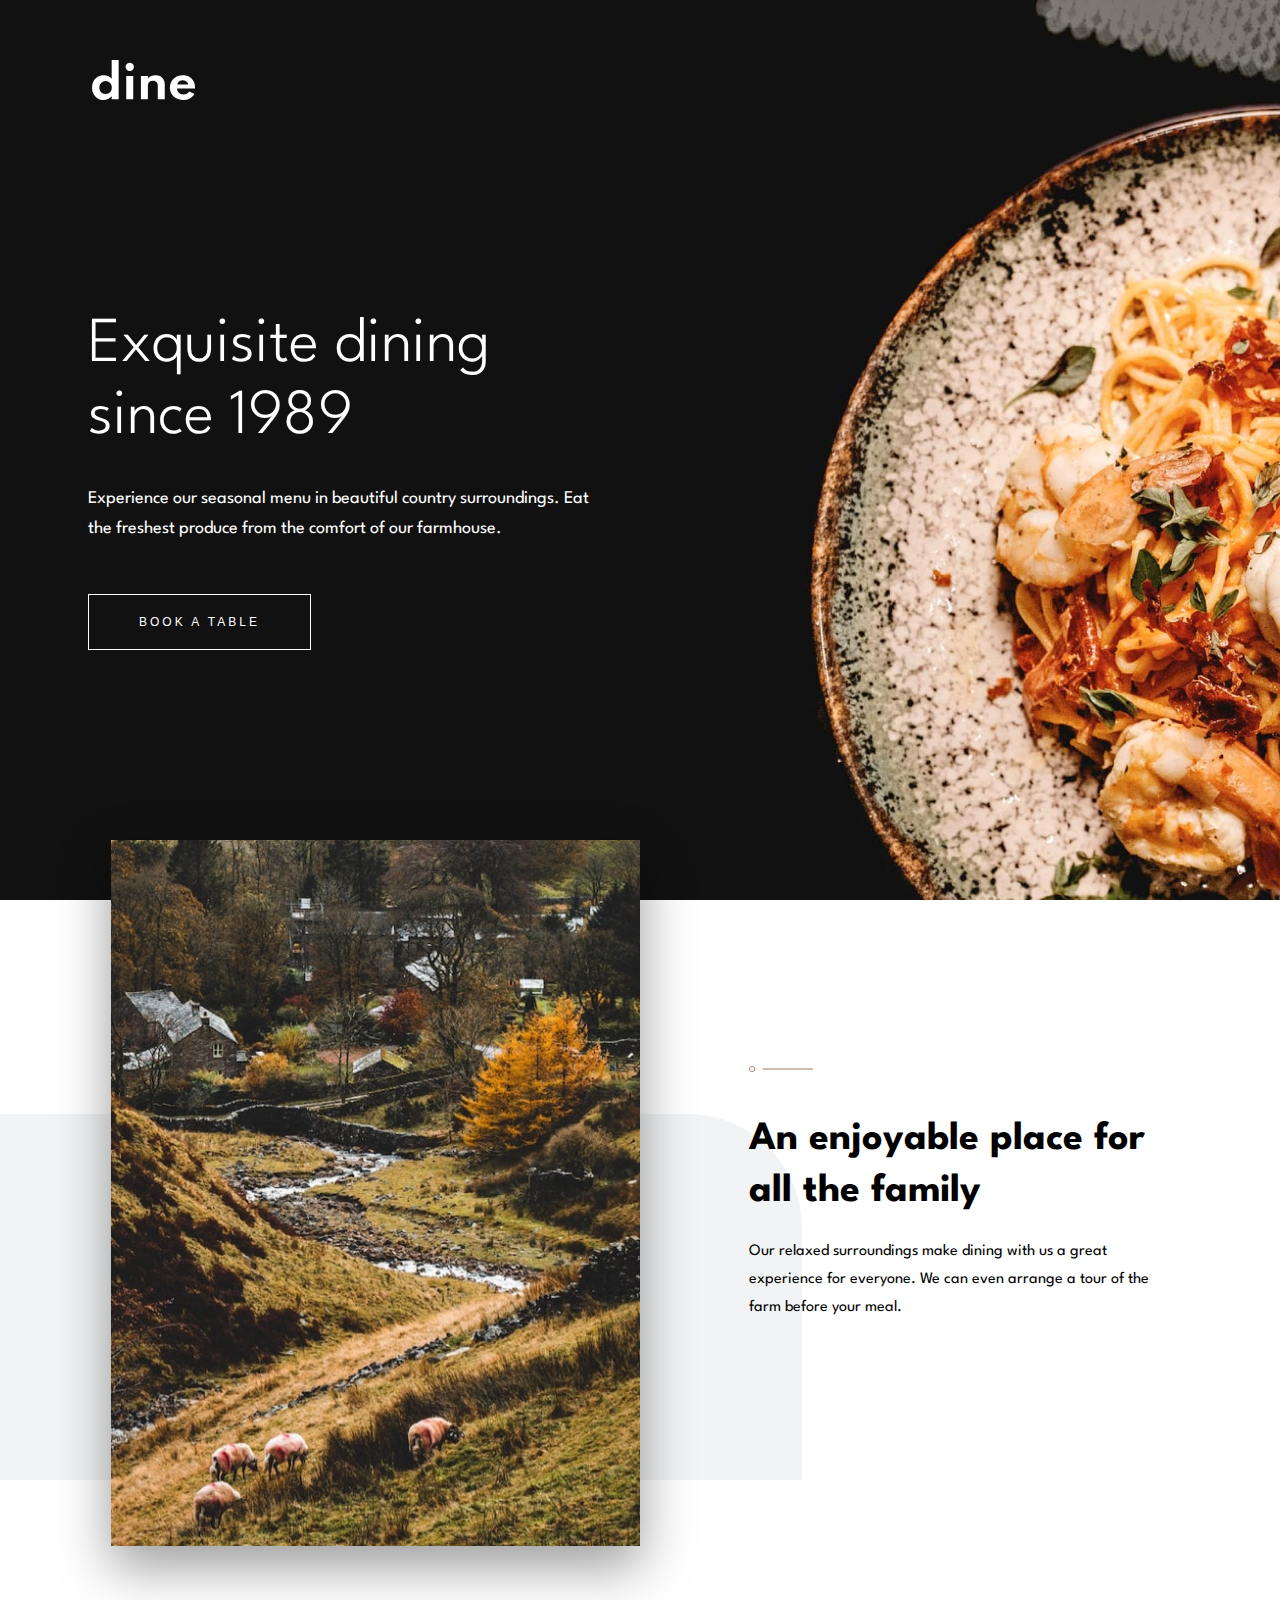
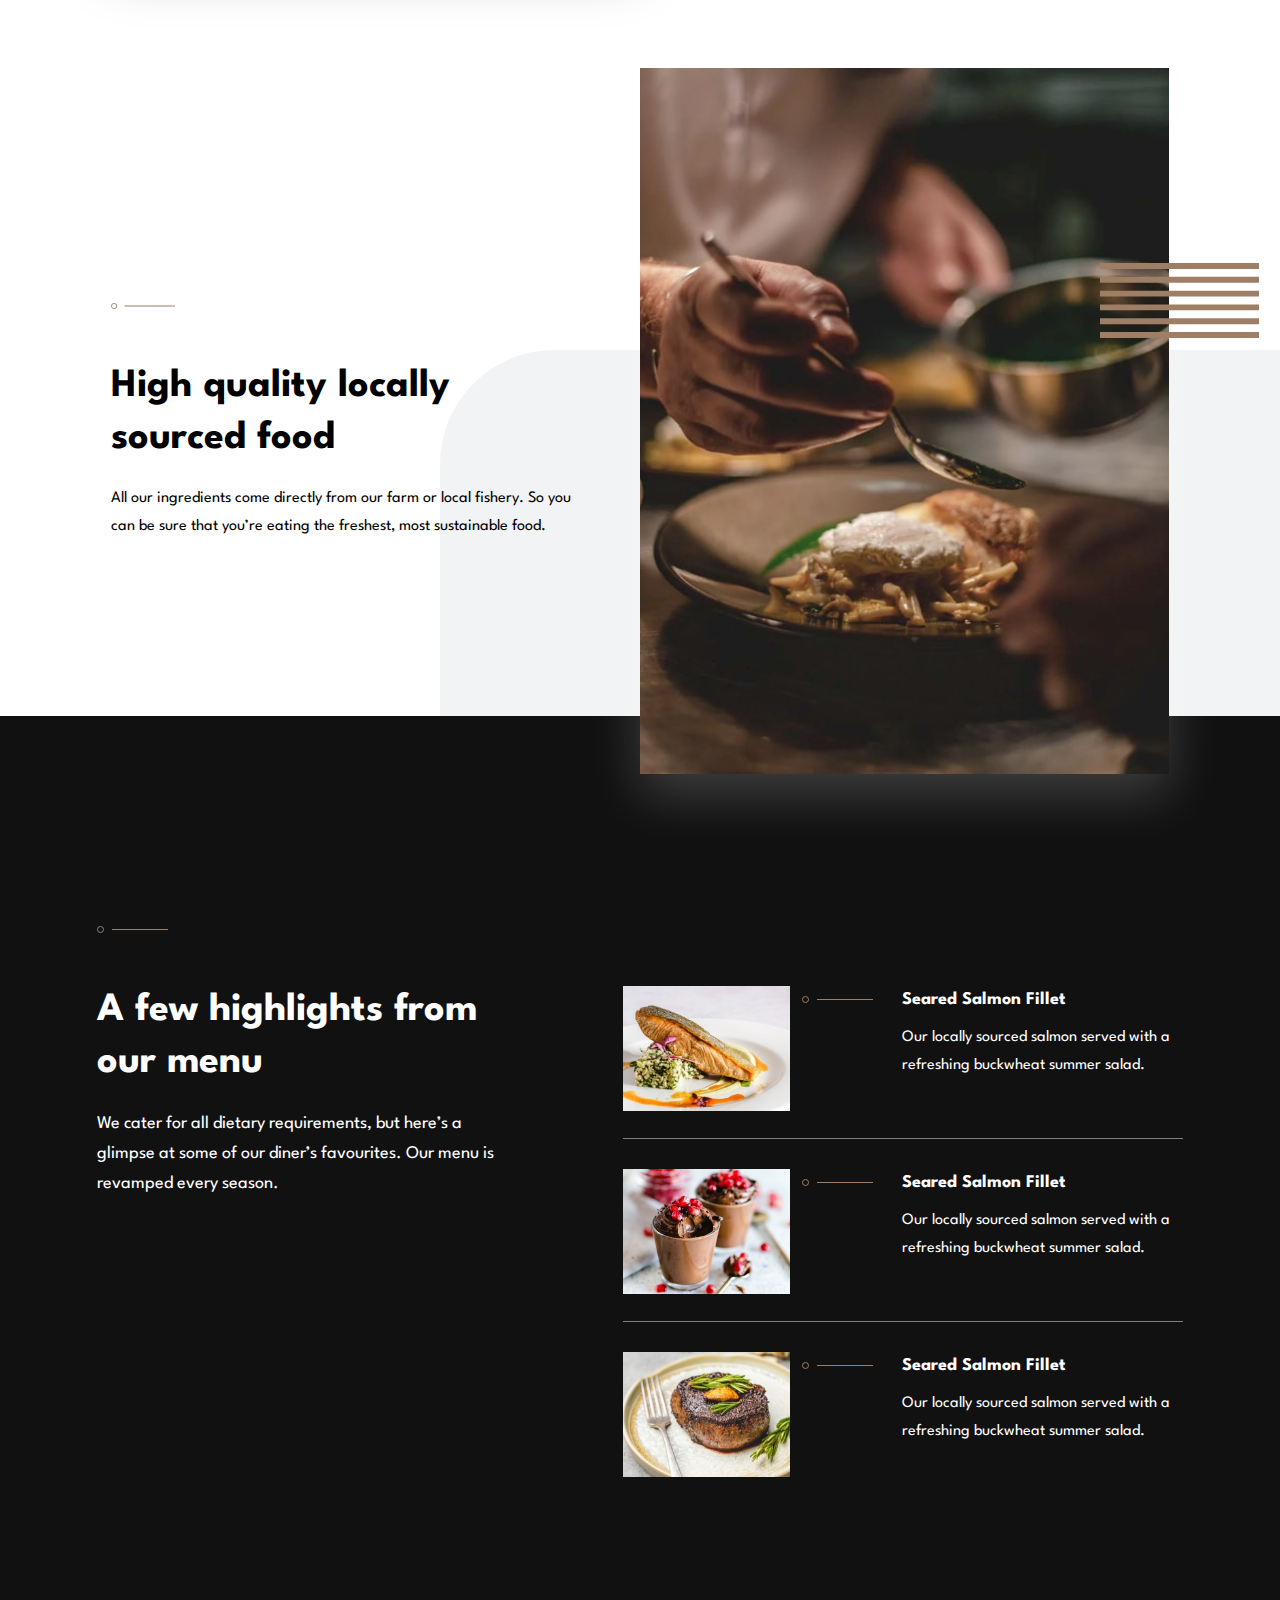
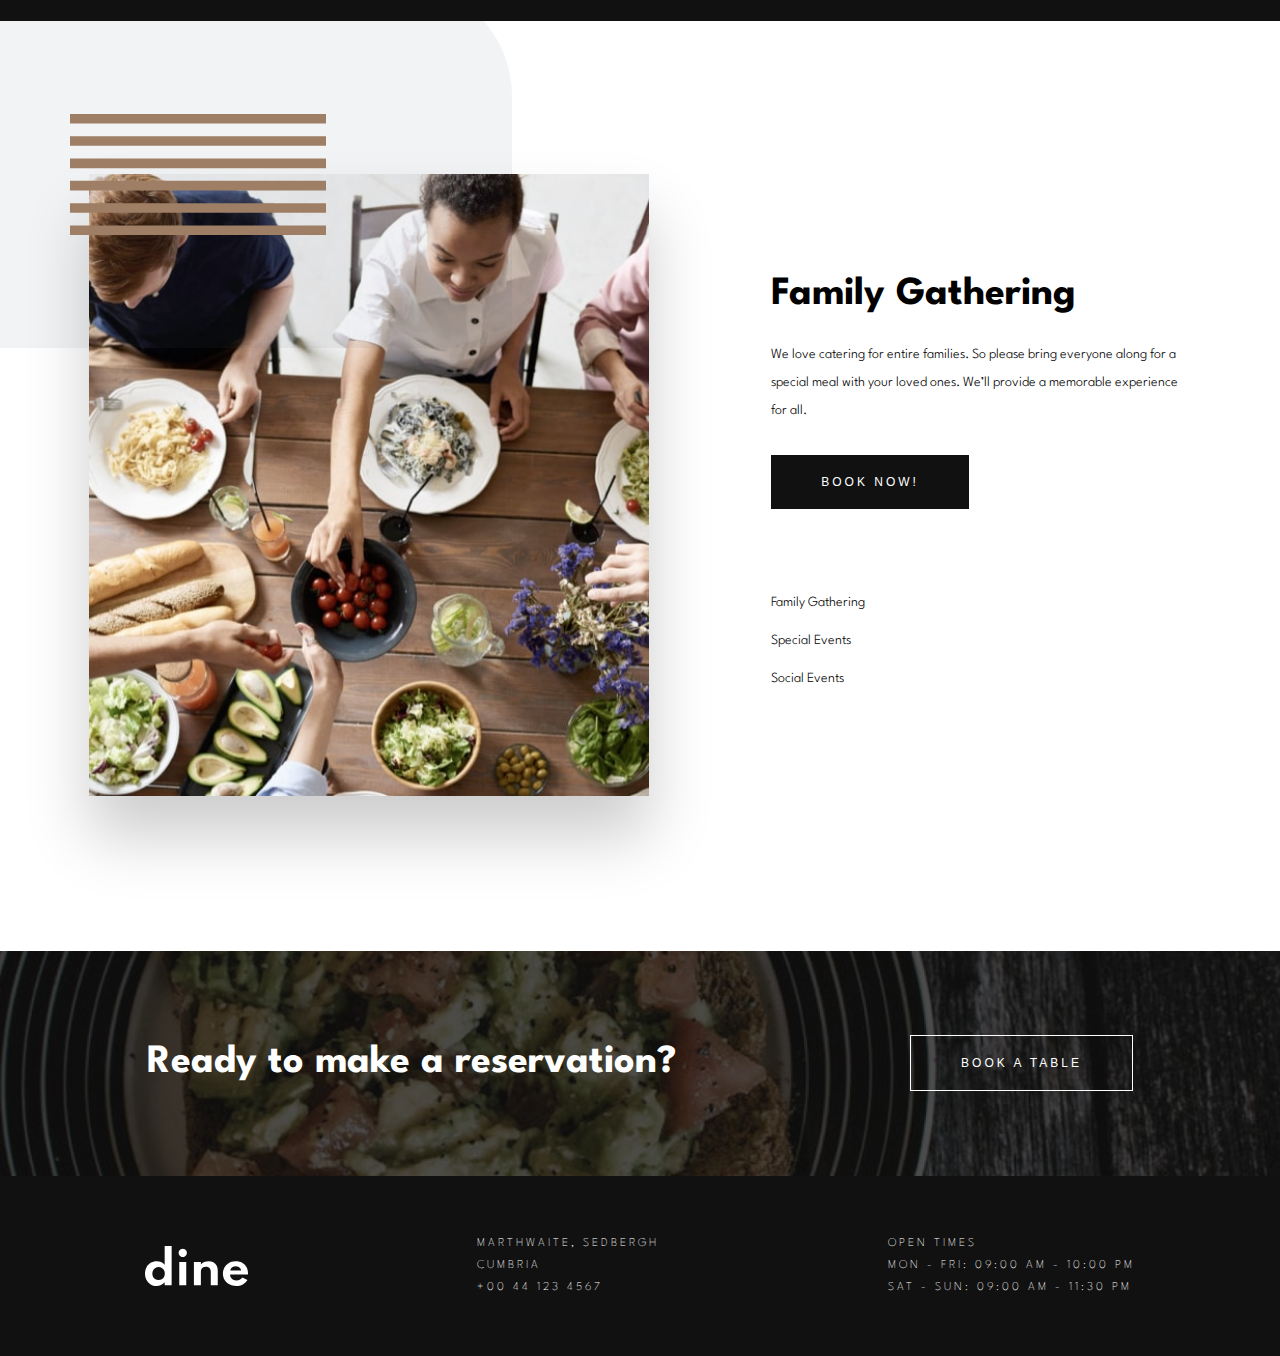
<file: Dine/index.html>
<!DOCTYPE html>
<html lang="en">
<head>
  <meta charset="UTF-8">
  <meta name="viewport" content="width=device-width, initial-scale=1.0">
  <link rel='stylesheet' href="css/style.css">
  <link href="https://fonts.googleapis.com/css2?family=Spartan:wght@300;400;600;700&display=swap" rel="stylesheet"> 

  <link rel="icon" type="image/png" sizes="32x32" href="./images/favicon-32x32.png">
  
  <title>Frontend Mentor | Dine Website Challenge</title>
</head>
<body>

 <div class="container">
<!-- Container start -->

<!-- Heading -->
  <div class="heading">
    <img src="images/logo.svg" alt="" class="heading__logo">
    <div class="heading__textbox">
      <h1 class="heading__textbox--h1 heading-1">Exquisite dining since 1989</h2>
      <p class="heading__textbox--text body-font1">  Experience our seasonal menu in beautiful country surroundings. Eat the freshest produce from the comfort of our farmhouse.</p>
      <button class="heading__textbox--btn btn btn--light">Book a table</button>
    </div>
  </div>



<!-- Enjoy -->
  <div class="enjoy">
    <img src="images/patterns/pattern-curve-top-right.svg" alt="" class="enjoy__bg">
    <img src="images/homepage/enjoyable-place-desktop.jpg" alt="" class="enjoy__image" id="enjoy-img">
  </div>

  <div class="enjoy__textbox">
    <img src="images/patterns/pattern-divide.svg" alt="" class="enjoy__line">
    <h2 class="enjoy__textbox--h2 heading-2"> An enjoyable place for all the family</h2>
    <p class="enjoy__textbox--p body-font2">  Our relaxed surroundings make dining with us a great experience for everyone. We can even arrange a tour of the farm before your meal.</p>
  </div>


<!-- Local -->
  <div class="local">
    <img src="images/homepage/locally-sourced-desktop.jpg" alt="" class="local__image" id="local-img">
    <img src="images/patterns/pattern-curve-top-left.svg" alt="" class="local__bg">
    <img src="images/patterns/pattern-lines.svg" alt="" class="local__bars">
  </div>

    <div class="local__textbox">
      <img src="images/patterns/pattern-divide.svg" alt="" class="local__line">
      <h2 class="local__textbox--h2 heading-2">High quality locally sourced food</h2>
      <p class="local__textbox--p body-font2">  All our ingredients come directly from our farm or local fishery. So you can be sure that you’re 
        eating the freshest, most sustainable food.</p>
    </div>

  
<!-- Highlights -->
  <div class="highlights">
    <div class="highlights__textbox">
      <img src="images/patterns/pattern-divide.svg" alt="" class="highlights__line">
      <h2 class="highlights__textbox--h2 heading-2">A few highlights from our menu</h2>
      <p class="highlights__textbox--p body-font1">We cater for all dietary requirements, but here’s a glimpse at some of our diner’s favourites. Our menu is revamped every season.</p>
    </div>

    <div class="highlights__list">
      <div class="highlights__list--itembox">
        <img src="images/homepage/salmon-desktop-tablet@2x.jpg" alt="" class="highlights__list--itembox--img">
        <div class="highlights__list--textbox">
          <img src="images/patterns/pattern-divide.svg" alt="" class="highlights__list--textbox--line">
          <p class="highlights__list--textbox--sub heading-3L">Seared Salmon Fillet</p>
          <p class="highlights__list--textbox--text body-font2">Our locally sourced salmon served with a refreshing buckwheat summer salad.</p>
        </div>
      </div>
     <hr class="highlights__hr">
      <div class="highlights__list--itembox">
        <img src="images/homepage/chocolate-mobile@2x.jpg" alt="" class="highlights__list--itembox--img">
        <div class="highlights__list--textbox">
          <img src="images/patterns/pattern-divide.svg" alt="" class="highlights__list--textbox--line">
          <p class="highlights__list--textbox--sub heading-3L">Seared Salmon Fillet</p>
          <p class="highlights__list--textbox--text body-font2">Our locally sourced salmon served with a refreshing buckwheat summer salad.</p>
        </div>
      </div>
      <hr class="highlights__hr">
      <div class="highlights__list--itembox highlights__list--itembox--marginbot">
        <img src="images/homepage/beef-desktop-tablet@2x.jpg" alt="" class="highlights__list--itembox--img">
        <div class="highlights__list--textbox">
          <img src="images/patterns/pattern-divide.svg" alt="" class="highlights__list--textbox--line">
          <p class="highlights__list--textbox--sub heading-3L">Seared Salmon Fillet</p>
          <p class="highlights__list--textbox--text body-font2">Our locally sourced salmon served with a refreshing buckwheat summer salad.</p>
        </div>
      </div>
    </div>
    <div class="blank"> &nbsp;</div>
  </div>


  <!-- Family -->
  <div class="family">
    <img src="images/patterns/pattern-curve-top-right.svg" alt="" class="family__bg">
    <img src="images/patterns/pattern-lines.svg" alt="" class="family__bars">

    <div class="family__image">
      <img src="images/homepage/family-gathering-desktop@2x.jpg" alt="" class="family__image--img" id="familyImage">
    </div>



    <div class="family__textbox">

      <div class="family__textbox--buttons2">
        <h3 class="heading-3S family__textbox--buttons2--button2" id="familyG">Family Gathering</h3>
        <h3 class="heading-3S family__textbox--buttons2--button2" id="socialG">Special Events</h3>
        <h3 class="heading-3S family__textbox--buttons2--button2" id="socialE">Social Events</h3>
      </div>

      <div class="family__textbox--top">
        <h2 class="family__textbox--top--h2 heading-2" id="family-gathering"> Family Gathering</h2>
        <p class="family__textbox--top--p heading-3S" id="family-text">   We love catering for entire families. So please bring everyone along for a special meal with your loved ones. We’ll provide a memorable experience for all.</p>
        <button class="family__textbox--top--btn btn btn--dark">Book now!</button>
      </div>

      <div class="family__textbox--buttons">
        <h3 class="heading-3S family__textbox--buttons--button" id="familyG">Family Gathering</h3>
        <h3 class="heading-3S family__textbox--buttons--button" id="socialG">Special Events</h3>
        <h3 class="heading-3S family__textbox--buttons--button" id="socialE">Social Events</h3>
      </div>

    </div>
  </div>


  <!-- Reservation -->
  <div class="reservation">
    <h2 class="heading-2 reservation__h2">Ready to make a reservation?</h2>
    <button class="btn btn--light reservation__btn">Book a table</button>
  </div>


  <!-- Footer -->
  <div class="footer">
    <img src="images/logo.svg" alt="" class="footer__logo">
    <p class="footer__ad body-font2">Marthwaite, Sedbergh<br>Cumbria<br>+00 44 123 4567</p>
    <p class="footer__times body-font2">Open Times<br>Mon - Fri: 09:00 AM - 10:00 PM<br>Sat - Sun: 09:00 AM - 11:30 PM</p>
  </div>


  <!-- Booking for that apears -->
  <div class="booknow" id="booknow">
    <div class="booknow__area">

      <div class="booknow__header">
        <img src="images/logo.svg" alt="logo" class="booknow__header--logo">
      </div>

      <form action="" class="booknow__form">
        <input type="text" class="booknow__form--text" placeholder="Full Name">
        <input type="text" class="booknow__form--text" placeholder="Email">
      </form>

    
    
      <div class="booknow__date">
      
        <div class="booknow__date--item">
          <button onclick="" class="booknow__date--btn dropdownBtn" id="dayButton">DD</button>
          <div id="dayDropdownList" class="booknow__date--item--links dropdownItems">
           <p class="dayValue" href="">01</p>
           <p class="dayValue" href="">02</p>
           <p class="dayValue" href="">04</p>
           <p class="dayValue" href="">03</p>
           <p class="dayValue" href="">05</p>
           <p class="dayValue" href="">06</p>
           <p class="dayValue" href="">07</p>
           <p class="dayValue" href="">08</p>
           <p class="dayValue" href="">09</p>
           <p class="dayValue" href="">10</p>
           <p class="dayValue" href="">11</p>
           <p class="dayValue" href="">12</p>
           <p class="dayValue" href="">13</p>
           <p class="dayValue" href="">14</p>
           <p class="dayValue" href="">15</p>
           <p class="dayValue" href="">16</p>
           <p class="dayValue" href="">17</p>
           <p class="dayValue" href="">18</p>
           <p class="dayValue" href="">19</p>
           <p class="dayValue" href="">20</p>
           <p class="dayValue" href="">21</p>
           <p class="dayValue" href="">22</p>
           <p class="dayValue" href="">23</p>
           <p class="dayValue" href="">24</p>
           <p class="dayValue" href="">25</p>
           <p class="dayValue" href="">26</p>
           <p class="dayValue" href="">27</p>
           <p class="dayValue" href="">28</p>
           <p class="dayValue" href="">29</p>
           <p class="dayValue" href="">30</p>
           <p class="dayValue" href="">31</p>
          </div>
        </div> 
  
      <div class="booknow__date--item">
        <button onclick="" class="booknow__date--btn dropdownBtn" id="monthButton">MM</button>
        <div id="monthDropdownList" class="booknow__date--item--links dropdownItems">
          <p class="monthValue" href="">01</p>
          <p class="monthValue" href="">02</p>
          <p class="monthValue" href="">03</p>
          <p class="monthValue" href="">04</p>
          <p class="monthValue" href="">05</p>
          <p class="monthValue" href="">06</p>
          <p class="monthValue" href="">07</p>
          <p class="monthValue" href="">08</p>
          <p class="monthValue" href="">09</p>
          <p class="monthValue" href="">10</p>
          <p class="monthValue" href="">11</p>
          <p class="monthValue" href="">12</p>
        </div>
      </div> 

      <div class="booknow__date--item">
        <button onclick="" class="booknow__date--btn dropdownBtn" id="yearButton">YYYY</button>
        <div id="yearDropdownList" class="booknow__date--item--links dropdownItems">
         <p class="yearValue" href="">2020</p>
         <p class="yearValue" href="">2021</p>
        </div>
      </div> 
    </div>


    
    <div class="booknow__date booknow__date--time">
    
      <div class="booknow__date--item">
        <button onclick="" class="booknow__date--btn dropdownBtn" id="hourButton">09</button>
        <div id="hourDropdownList" class="booknow__date--item--links dropdownItems">
         <p class="hourValue" href="">01</p>
         <p class="hourValue" href="">02</p>
         <p class="hourValue" href="">04</p>
         <p class="hourValue" href="">03</p>
         <p class="hourValue" href="">05</p>
         <p class="hourValue" href="">06</p>
         <p class="hourValue" href="">07</p>
         <p class="hourValue" href="">08</p>
         <p class="hourValue" href="">09</p>
         <p class="hourValue" href="">10</p>
         <p class="hourValue" href="">11</p>
         <p class="hourValue" href="">12</p>
        </div>
      </div> 

    <div class="booknow__date--item">
      <button onclick="" class="booknow__date--btn dropdownBtn" id="secondButton">00</button>
      <div id="secondDropdownList" class="booknow__date--item--links dropdownItems">
        <p class="secondvalue">01</p>
        <p class="secondvalue">02</p>
        <p class="secondvalue">03</p>
        <p class="secondvalue">04</p>
        <p class="secondvalue">05</p>
        <p class="secondvalue">06</p>
        <p class="secondvalue">07</p>
        <p class="secondvalue">08</p>
        <p class="secondvalue">09</p>
        <p class="secondvalue">10</p>
        <p class="secondvalue">11</p>
        <p class="secondvalue">12</p>
        <p class="secondvalue">13</p>
        <p class="secondvalue">14</p>
        <p class="secondvalue">15</p>
        <p class="secondvalue">16</p>
        <p class="secondvalue">17</p>
        <p class="secondvalue">18</p>
        <p class="secondvalue">19</p>
        <p class="secondvalue">20</p>
        <p class="secondvalue">21</p>
        <p class="secondvalue">22</p>
        <p class="secondvalue">23</p>
        <p class="secondvalue">24</p>
        <p class="secondvalue">25</p>
        <p class="secondvalue">26</p>
        <p class="secondvalue">27</p>
        <p class="secondvalue">28</p>
        <p class="secondvalue">29</p>
        <p class="secondvalue">30</p>
        <p class="secondvalue">31</p>
        <p class="secondvalue">32</p>
        <p class="secondvalue">33</p>
        <p class="secondvalue">34</p>
        <p class="secondvalue">35</p>
        <p class="secondvalue">36</p>
        <p class="secondvalue">37</p>
        <p class="secondvalue">38</p>
        <p class="secondvalue">39</p>
        <p class="secondvalue">40</p>
        <p class="secondvalue">41</p>
        <p class="secondvalue">42</p>
        <p class="secondvalue">43</p>
        <p class="secondvalue">44</p>
        <p class="secondvalue">45</p>
        <p class="secondvalue">46</p>
        <p class="secondvalue">47</p>
        <p class="secondvalue">48</p>
        <p class="secondvalue">49</p>
        <p class="secondvalue">50</p>
        <p class="secondvalue">51</p>
        <p class="secondvalue">52</p>
        <p class="secondvalue">53</p>
        <p class="secondvalue">54</p>
        <p class="secondvalue">55</p>
        <p class="secondvalue">56</p>
        <p class="secondvalue">57</p>
        <p class="secondvalue">58</p>
        <p class="secondvalue">59</p>

      </div>
    </div> 

    <div class="booknow__date--item">
      <button onclick="" class="booknow__date--btn dropdownBtn" id="amButton">AM</button>
      <div id="amDropdownList" class="booknow__date--item--links dropdownItems">
       <p class="amValue" href="">AM</p>
       <p class="amValue" href="">PM</p>
      </div>
    </div> 
  </div>

  <div class="booknow__people">
    <button class="booknow__people--minus" id="minus">-</button>
    <div class="booknow__people--peoplenumber" id="peoplenumber"> 1 people</div>
    <button class="booknow__people--plus" id="plus">+</button>
  </div>

  <a class="btn btn--dark booknow__btnend">Book now!</a>
    <a class="btn btn--dark booknow__btnend booknow__btnend--back" id="back">Back</a>

    </div> 
    </div>
  </div>

  <script src="https://ajax.googleapis.com/ajax/libs/jquery/3.5.1/jquery.min.js"></script>
  <script src="js.js"></script>
  <!-- Container End -->
 </div>
</file>
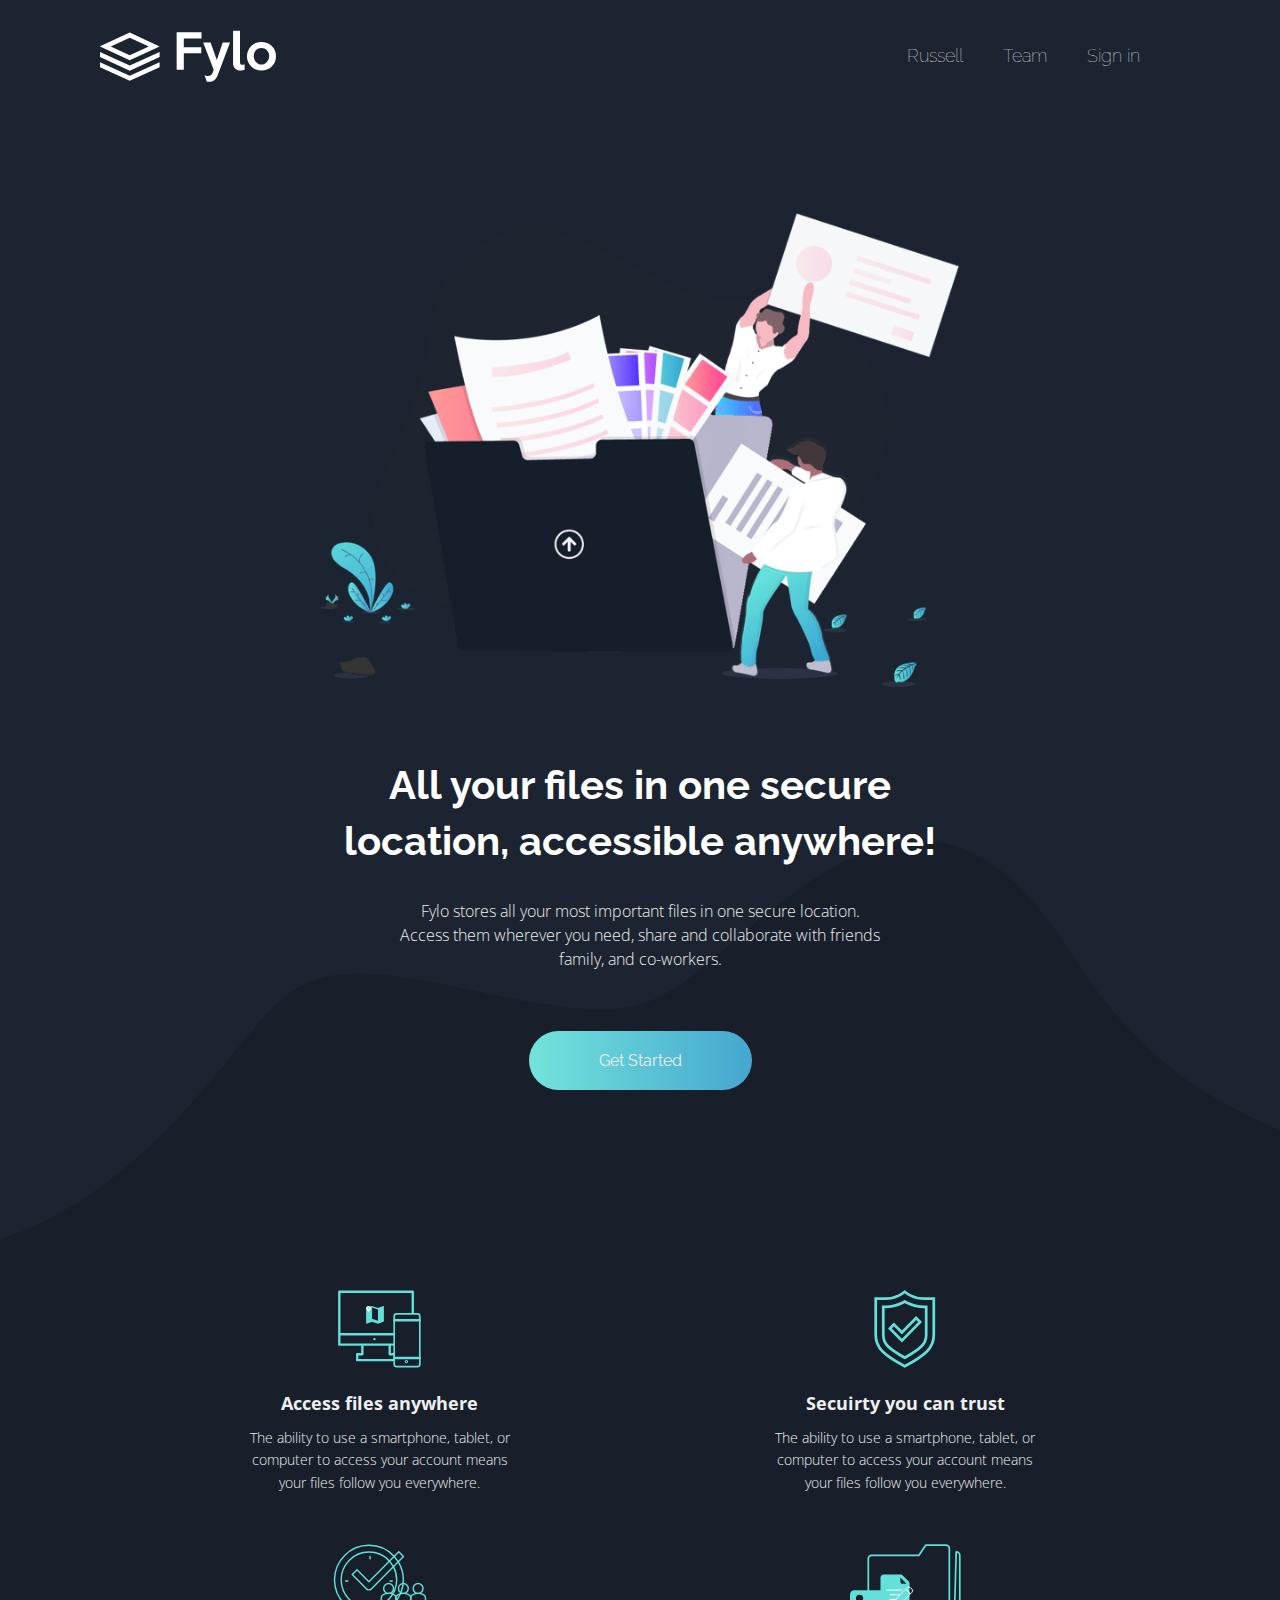
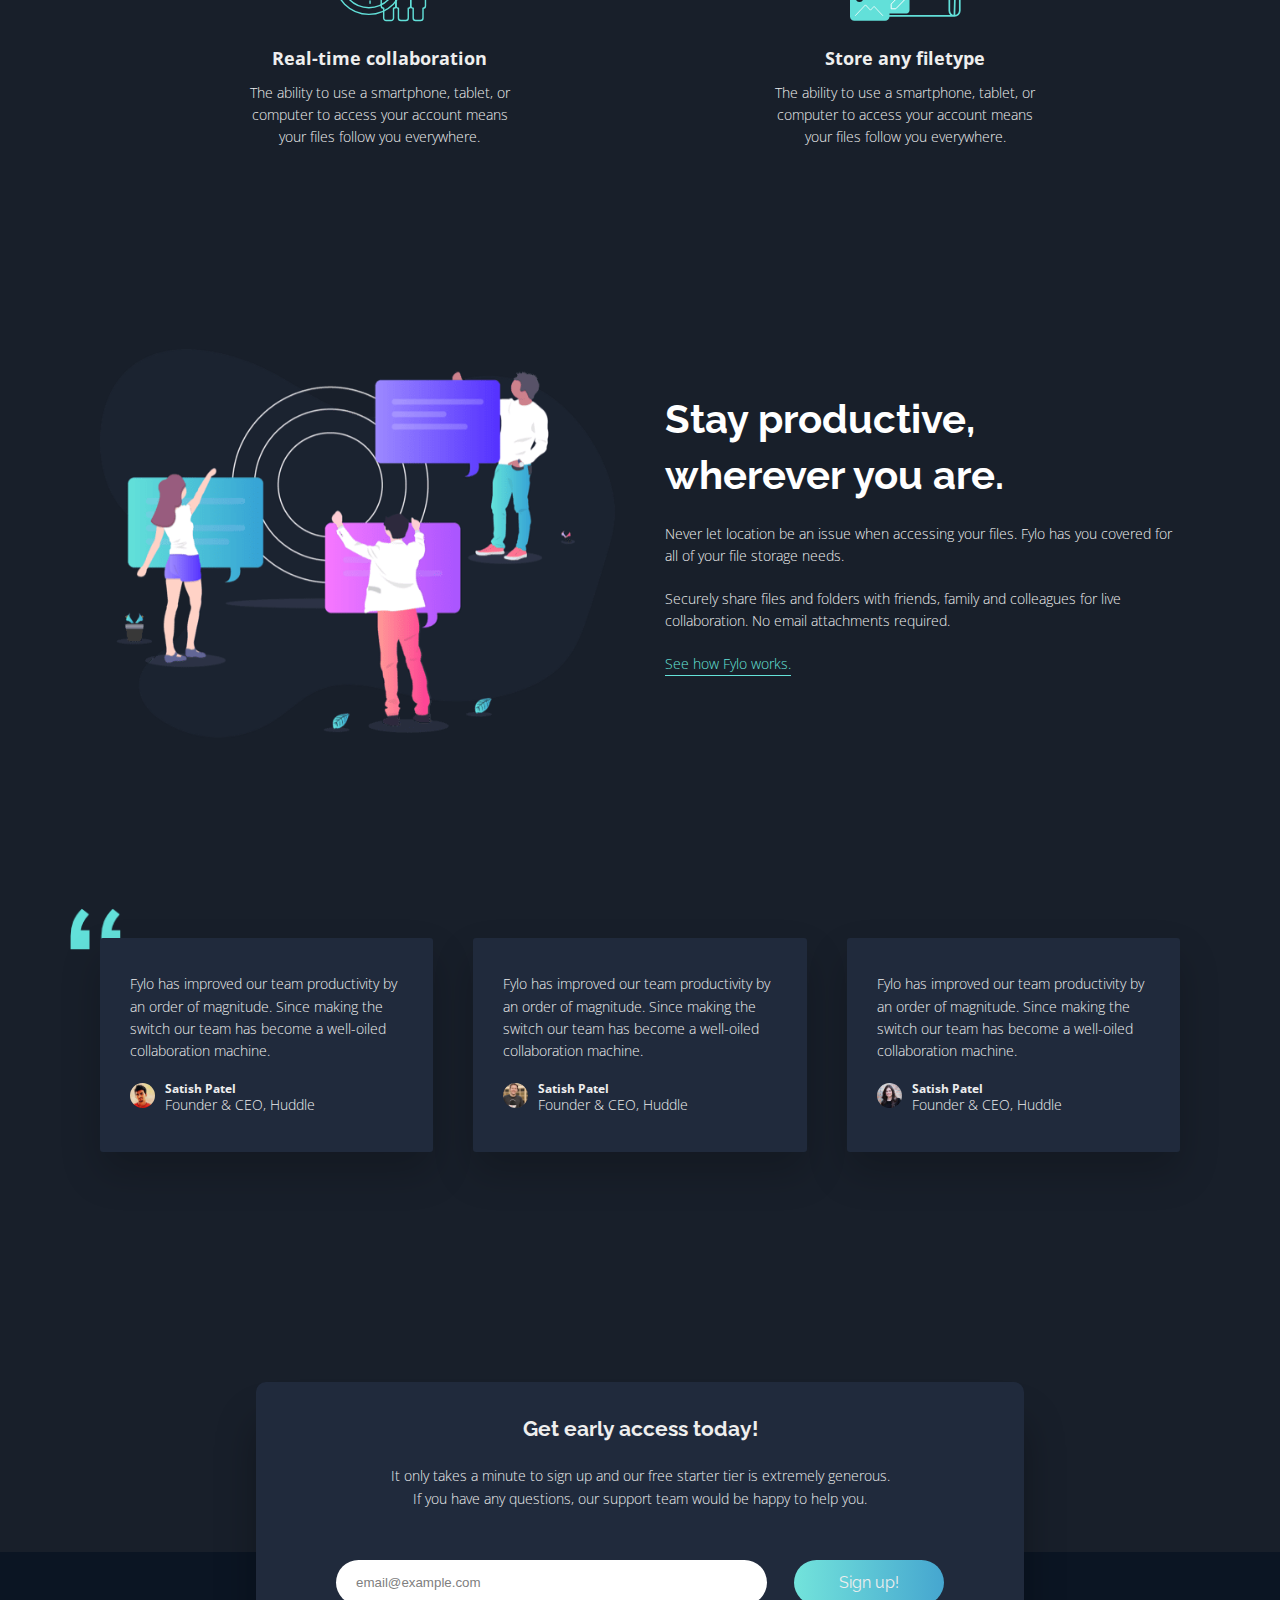
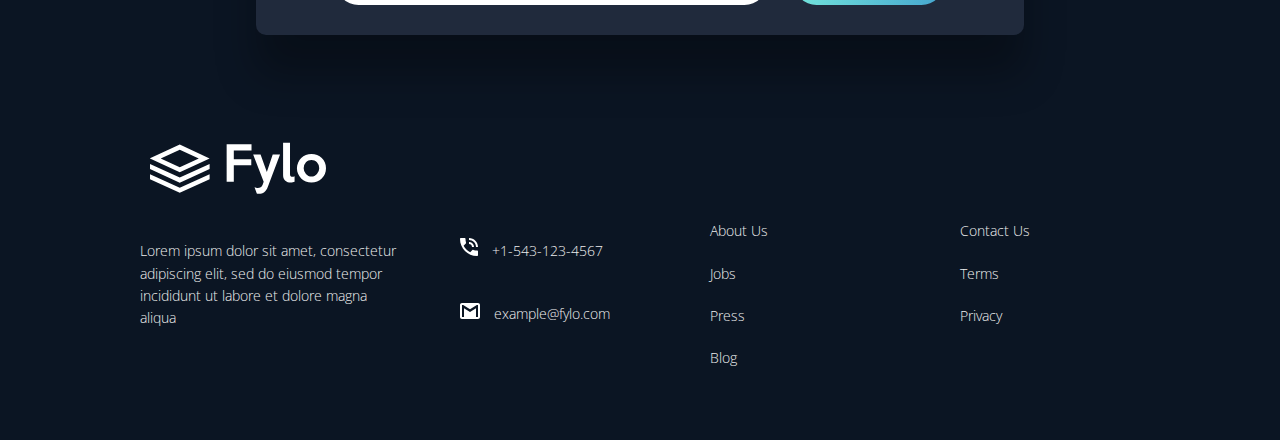
<file: Fylo/index.html>
<!DOCTYPE html>
<html lang="en">
<head>
  <meta charset="UTF-8">
  <meta name="viewport" content="width=device-width, initial-scale=1.0"> <!-- displays site properly based on user's device -->
  <link rel="stylesheet" href="css/style.css">
  <link href="https://fonts.googleapis.com/css2?family=Open+Sans:wght@400;700&family=Raleway:wght@100;400;700&display=swap" rel="stylesheet"> 
  <link rel="icon" type="image/png" sizes="32x32" href="./images/favicon-32x32.png">
  
  <title>Frontend Mentor | Fylo landing page with dark theme and features grid</title>

  <!-- Feel free to remove these styles or customise in your own stylesheet 👍 -->
  <style>
    .attribution { font-size: 11px; text-align: center; }
    .attribution a { color: hsl(228, 45%, 44%); }
  </style>
</head>
<body>
<div class="container">



  <section class="header">
    <img src="img/logo.svg" alt="" class="header__logo">

    <div class="header__links-area">
        <li class="header__link"><a href="#" class="header__link">Russell</a></li>
        <li class="header__link"><a href="#" class="header__link">Team</a></li>
        <li class="header__link"><a href="#" class="header__link">Sign in</a></li>
    </div>

  </section>



    <div class="main-area">
      <img src="img/illustration-intro.png" alt="" class="main-area__image">
      <h1 class="heading-1 main-area__heading">All your files in one secure location, accessible anywhere!</h1>
      <h4 class="heading-4 main-area__subheading">Fylo stores all your most important files in one secure location. Access them wherever 
        you need, share and collaborate with friends family, and co-workers.</h3>
      <button class="btn main-area__btn">Get Started</button>
    </div>



    <div class="fouricon">
      <div class="fouricon__area ">

      <div class="fouricon__square fouricon__square--1">
        <img src="img/icon-access-anywhere.svg" alt="" class="fouricon__img">
        <h3 class="heading-3 fouricon__h3">Access files anywhere</h3>
        <p class="fouricon__text">The ability to use a smartphone, tablet, or computer to access your account means your 
          files follow you everywhere.</p>

      </div>

      <div class="fouricon__square fouricon__square--2" class="fouricon__img">
        <img src="img/icon-security.svg" alt="">
        <h3 class="heading-3 fouricon__h3">Secuirty you can trust</h3>
        <p class="fouricon__text">The ability to use a smartphone, tablet, or computer to access your account means your 
          files follow you everywhere.</p>

      </div>

      <div class="fouricon__square fouricon__square--3" class="fouricon__img">
        <img src="img/icon-collaboration.svg" alt="">
        <h3 class="heading-3 fouricon__h3">Real-time collaboration</h3>
        <p class="fouricon__text">The ability to use a smartphone, tablet, or computer to access your account means your 
          files follow you everywhere.</p>

      </div>

      <div class="fouricon__square fouricon__square--4" class="fouricon__img">
        <img src="img/icon-any-file.svg" alt="">
        <h3 class="heading-3 fouricon__h3">Store any filetype</h3>
        <p class="fouricon__text">The ability to use a smartphone, tablet, or computer to access your account means your 
          files follow you everywhere.</p>
      </div>

    </div>
    </div>






    <div class="productive">
      <div class="productive__area">

        <img src="img/illustration-stay-productive.png" alt="" class="productive__img">

        <div class="productive__text">
          <h1 class="heading-1 productive__text--head">Stay productive,<br> wherever you are.</h1>
          <p class="productive__text">Never let location be an issue when accessing your files. Fylo has you covered for all of your file 
            storage needs. </p>

            <p class="productive__text"> Securely share files and folders with friends, family and colleagues for live collaboration. No email 
              attachments required.</p>
              
            <p class="productive__text--text"> See how Fylo works.</p>
        </div>
      </div>
    </div>








    <div class="quotes">
      <div class="quotes__container">
        <img src="img/bg-quotes.png" alt="" class="quotes__bg">
        <div class="quotes__box">
          <div class="quotes__box--text">
    
            <p class="quotes__p">Fylo has improved our team productivity by an order of magnitude. Since making the switch our team has 
              become a well-oiled collaboration machine.</p>
          </div>

          <div class="quotes__box--info">
            <img src="img/profile-1.jpg" alt="" class="quotes__box--img">
            <div class="quotes__box--text-area">
              <h5 class="heading-5">Satish Patel</h5>
              <p class="quotes__box--small-text">Founder & CEO, Huddle</p>
            </div>
          </div>
        </div>

        <div class="quotes__box">
          <div class="quotes__box--text">
    
            <p class="quotes__p">Fylo has improved our team productivity by an order of magnitude. Since making the switch our team has 
              become a well-oiled collaboration machine.</p>
          </div>

          <div class="quotes__box--info">
            <img src="img/profile-2.jpg" alt="" class="quotes__box--img">
            <div class="quotes__box--text-area">
              <h5 class="heading-5">Satish Patel</h5>
              <p class="quotes__box--small-text">Founder & CEO, Huddle</p>
            </div>
          </div>
        </div>

        <div class="quotes__box">
          <div class="quotes__box--text">
    
            <p class="quotes__p">Fylo has improved our team productivity by an order of magnitude. Since making the switch our team has 
              become a well-oiled collaboration machine.</p>
          </div>

          <div class="quotes__box--info">
            <img src="img/profile-3.jpg" alt="" class="quotes__box--img">
            <div class="quotes__box--text-area">
              <h5 class="heading-5">Satish Patel</h5>
              <p class="quotes__box--small-text">Founder & CEO, Huddle</p>
            </div>
          </div>
        </div>


      </div>
    </div>



    <div class="email">
      <div class="emailcon">
        <h2 class="emailcon__heading-2 heading-2">Get early access today!</h1>
          <p class="emailcon__text">
            It only takes a minute to sign up and our free starter tier is extremely generous. If you have any 
            questions, our support team would be happy to help you.</p>
            <form action="#" class="emailcon_form">
              <input type="text" id="fname" name="fname" value="email@example.com"><br>
            </form>

            <button class="btn emailcon__button">Sign up!</button>
      </div>
    </div>




    <section class="footer">

        <div class="footer__logo">

          <img src="img/logo.svg" alt="" class="footer__logo--logo">
        </div>

        <p class="footer__logo--text">Lorem ipsum dolor sit amet, consectetur adipiscing elit, sed do eiusmod tempor incididunt ut labore et 
          dolore magna aliqua</p>

        <div class="footer__contact">
          <img src="img/icon-phone.svg" alt="" class="footer__icon"> 
          <p class="footer__contact--text">+1-543-123-4567 </p> <br>
          <img src="img/icon-email.svg" alt="" class="footer__icon">  
          <p class="footer__contact--text">example@fylo.com</p>
        </div>

  
          <ul class="footer__links">
            <li class="footer__link">About Us</li>
            <li class="footer__link">Jobs</li>
            <li class="footer__link">Press</li>
            <li class="footer__link">Blog</li>
          </ul>

          <ul class="footer__links">
            <li class="footer__link">Contact Us</li>
            <li class="footer__link">Terms</li>
            <li class="footer__link">Privacy</li>
          </ul>
      


    </section>


</div>
</body>
</html>
</file>
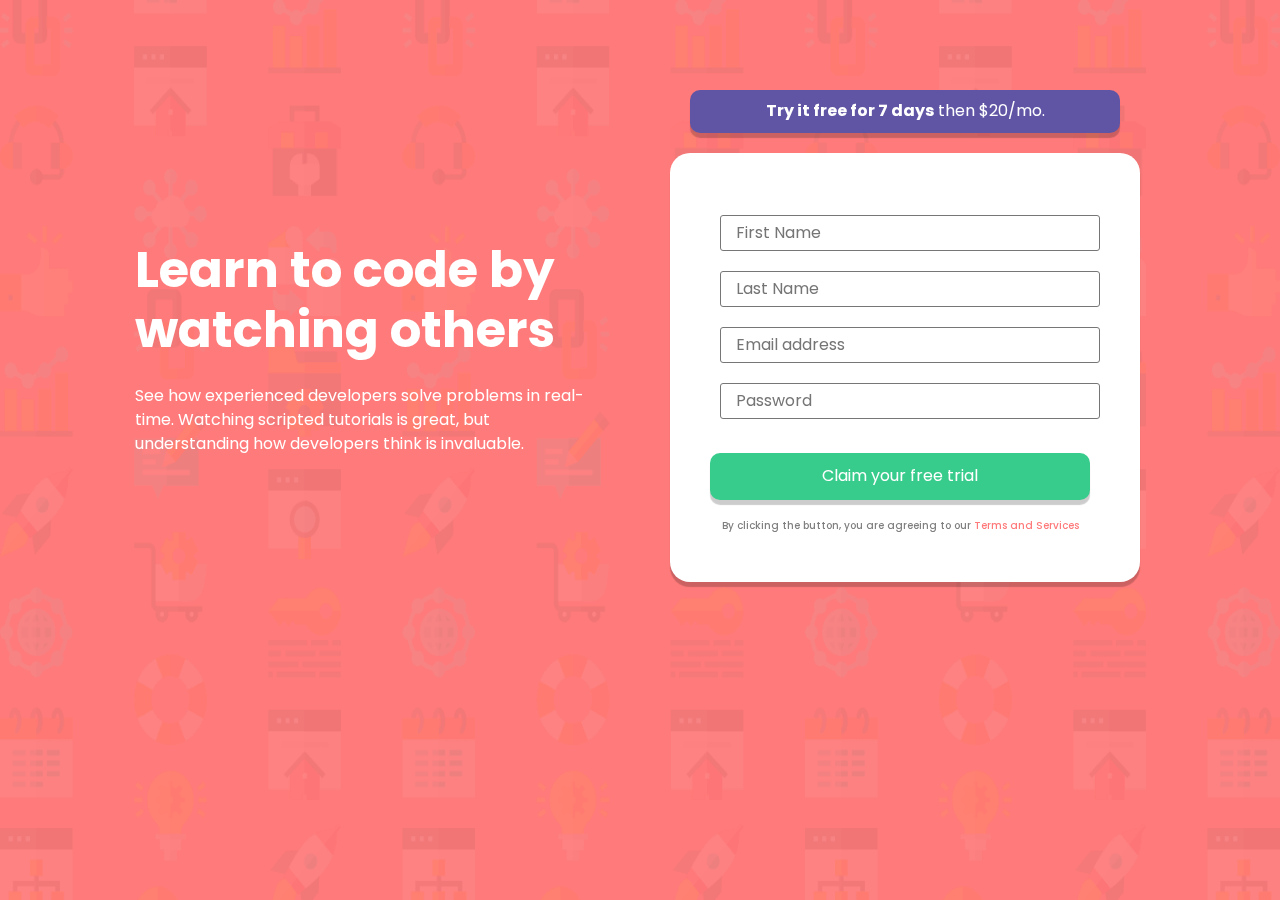
<file: Intro/index.html>
<!DOCTYPE html>
<html lang="en">
<head>
  <meta charset="UTF-8">
  <link rel="stylesheet" href="https://stackpath.bootstrapcdn.com/bootstrap/4.4.1/css/bootstrap.min.css" integrity="sha384-Vkoo8x4CGsO3+Hhxv8T/Q5PaXtkKtu6ug5TOeNV6gBiFeWPGFN9MuhOf23Q9Ifjh" crossorigin="anonymous">
  <meta name="viewport" content="width=device-width, initial-scale=1.0"> <!-- displays site properly based on user's device -->
  <link rel="icon" type="image/png" sizes="32x32" href="./images/favicon-32x32.png">
  <link rel="stylesheet" href="styles.css">
  <link href="https://fonts.googleapis.com/css?family=Poppins&display=swap" rel="stylesheet"> 
  <title>Frontend Mentor | Intro component with sign up form</title>

  <!-- Feel free to remove these styles or customise in your own stylesheet 👍 -->
  <style>
    .attribution { font-size: 11px; text-align: center; }
    .attribution a { color: hsl(228, 45%, 44%); }
  </style>
</head>
<body>

  <div >
    <img src="images/bg-intro-desktop.png" class="bg-image" alt="bg-Image">
  </div>

      <div class="row ">
        <div class="col left-textbox">

      <h1>Learn to code by watching others</h1>
          <br>
      <p>See how experienced developers solve problems in real-time. Watching scripted tutorials is great, 
        but understanding how developers think is invaluable. 
      </p>

    </div>


      <div class="col right-textbox">
        <div class="purple-box">
          <p><b>Try it free for 7 days</b>  then $20/mo.</p>
        </div>


        <div class="form-area">

          <div id="error">
            <h6 id="errorText">The following fields are invalid:</h6>
          </div>

          <form>
            <input type="text" id="fname" name="fname" placeholder="First Name" class="form-box"><br>
            <input type="text" id="lname" name="lname" placeholder="Last Name"class="form-box"><br>
            <input type="text" id="email" name="email" placeholder="Email address" class="form-box"><br>
            <input type="text" id="pw" name="pw" placeholder="Password" class="form-box"> <br><br>
          </form>

          <button class="green-box" type="button" onclick="submitButton()"><p>Claim your free trial</p></button>
            
             <h6>By clicking the button, you are agreeing to our <a href="#">Terms and Services</a></h6>
        </div>

        </div>
      </div>

      <script>

          var error = document.getElementById("error");
          var errorText = document.getElementById("errorText");
          error.style.visibility = "hidden";
          
        function submitButton()
        {   
          var fname = document.getElementById("fname").value;
          var lname = document.getElementById("lname").value;
          var email = document.getElementById("email").value;
          var pw = document.getElementById("pw").value;
          errorText.textContent = "The following fields are invalid:";
          error.style.visibility = "hidden";
          

          if(fname == "")
           {
                error.style.visibility = "visible";
                errorText.style.color = "#FF7A7A";
                errorText.textContent = errorText.textContent + " ..first name";
           }

           if(lname == "")
           {
                error.style.visibility = "visible";
                errorText.style.color = "#FF7A7A";
                errorText.textContent = errorText.textContent + " ..last name";
           }

           if(email == "")
           {
                error.style.visibility = "visible";
                errorText.style.color = "#FF7A7A";
                errorText.textContent = errorText.textContent + " ..email";
           }

           if(pw == "")
           {
                error.style.visibility = "visible";
                errorText.style.color = "#FF7A7A";
                errorText.textContent = errorText.textContent + " ..password";
           }

          

        }
        
    

        
  


      </script>

</body>
</html>
</file>
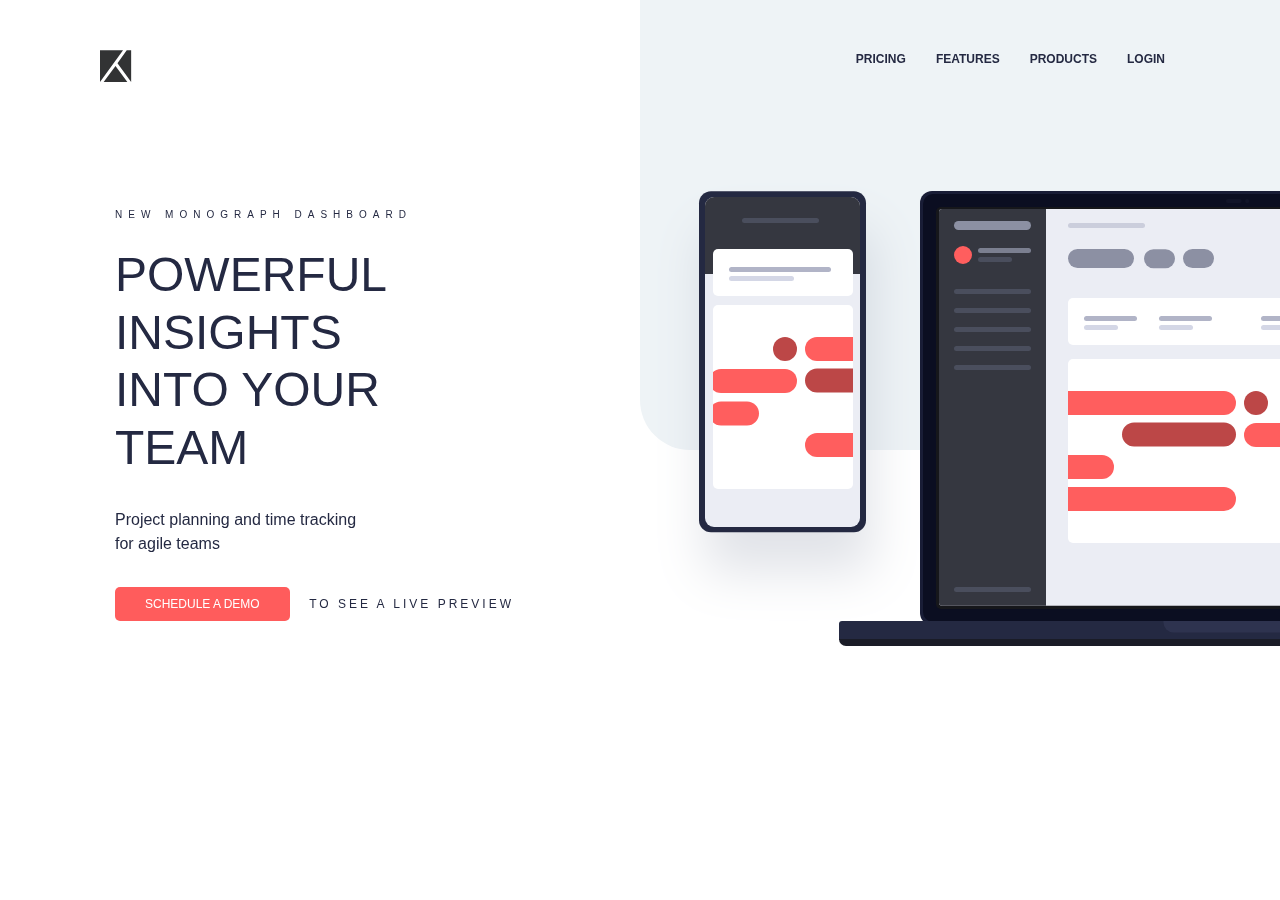
<file: Tracking/index.html>
<!DOCTYPE html>
<html lang="en">
<head>
  <meta charset="UTF-8">
  <meta name="viewport" content="width=device-width, initial-scale=1.0"> <!-- displays site properly based on user's device -->

  <link rel="icon" type="image/png" sizes="32x32" href="./images/favicon-32x32.png">
  <link rel="stylesheet" href="https://stackpath.bootstrapcdn.com/bootstrap/4.4.1/css/bootstrap.min.css" integrity="sha384-Vkoo8x4CGsO3+Hhxv8T/Q5PaXtkKtu6ug5TOeNV6gBiFeWPGFN9MuhOf23Q9Ifjh" crossorigin="anonymous">
  <link rel="stylesheet" href="styles.css">
  
  <title>Frontend Mentor | Project tracking intro component</title>

  <!-- Feel free to remove these styles or customise in your own stylesheet 👍 -->
  <style>
    .attribution { font-size: 11px; text-align: center; }
    .attribution a { color: hsl(228, 45%, 44%); }
  </style>
</head>
<body>
<!-- Nav Area and BG-->
    <div class="bgSquare">

    </div>

    <div class="navBar">

        <img src="images/logo.svg" alt="logo" class="logo"> 
        <p>Login</p> 
        <p>Products</p> 
        <p>Features</p> 
        <p>Pricing</p> 

    </div>

  <!-- Area below -->
  <div class="container-fluid mainArea">
    <div class="row">
      <div class="col-md-6">
        <div class="leftArea">

          <div class="leftTop">
            New
            Monograph Dashboard
          </div>
          <br>
     
          
          <h1> Powerful insights <br> into your team </h1> <br>
          <p>Project planning and time tracking<br> for agile teams</p>
        
          <buttton class="demo-btn">Schedule a demo</buttton>  <p class="spaced">to see a live preview</p>
        </div>
      </div>

      <div class="col-md-6 rightArea">
        <img src="images/id.svg" alt="imarjay" class="rightImage">
      </div>

    </div>
  </div>






 
</body>
</html>
</file>
<file: Dine/css/style.css>
*, *::before, *::after {
  margin: 0;
  padding: 0;
  box-sizing: border-box; }

html {
  font-size: 62.5%;
  font-family: 'Spartan', sans-serif; }
  @media only screen and (max-width: 71.875em) {
    html {
      font-size: 59%; } }
  @media only screen and (max-width: 58.75em) {
    html {
      font-size: 55%; } }

.container {
  display: grid;
  grid-template-columns: minmax(5rem, 1.2fr) [center-start] repeat(8, [col-start] minmax(min-content, 14rem) [col-end]) [center-end] minmax(5rem, 1.2fr) [full-end];
  overflow: hidden; }

.heading-1 {
  font-size: 6.4rem;
  font-weight: 300;
  line-height: 7.2rem; }

.heading-2 {
  font-weight: 700;
  font-size: 4rem;
  line-height: 5.2rem; }

.heading-3L {
  font-weight: 700;
  font-size: 1.8rem;
  line-height: 2.8rem; }

.heading-3S {
  font-weight: 300;
  font-size: 1.4rem;
  line-height: 2.8rem; }

.body-font1 {
  font-weight: 300rem;
  font-size: 1.8rem;
  line-height: 3rem; }

.body-font2 {
  font-weight: 300rem;
  font-size: 1.6rem;
  line-height: 2.8rem; }

.btn {
  background-color: transparent;
  border-radius: 0;
  border: none;
  padding: 2rem 5rem;
  text-transform: uppercase;
  text-decoration: none; }
  .btn--light {
    border: solid 1px white;
    color: white;
    letter-spacing: 0.3rem;
    font-size: 1.2rem;
    transition: all .3s; }
    .btn--light:hover {
      background-color: white;
      color: #111111;
      transform: scale(102%);
      box-shadow: 0 2rem 2rem rgba(255, 255, 255, 0.1); }
    .btn--light:active {
      background-color: #111111;
      color: white;
      transform: scale(98%);
      box-shadow: 0 2rem 2rem rgba(17, 17, 17, 0.1); }
  .btn--dark {
    background-color: #111111;
    color: white;
    letter-spacing: 0.3rem;
    font-size: 1.2rem;
    transition: all .3s; }
    .btn--dark:hover {
      border: solid 1px #111111;
      background-color: white;
      color: #111111;
      transform: scale(102%);
      box-shadow: 0 2rem 2rem rgba(17, 17, 17, 0.1); }
    .btn--dark:active {
      background-color: #111111;
      color: white;
      transform: scale(98%);
      box-shadow: 0 2rem 2rem rgba(17, 17, 17, 0.1); }
  .btn--trans {
    z-index: 10;
    padding: 2rem 2rem;
    color: white;
    border: solid 1px white;
    background-color: transparent;
    letter-spacing: 0.3rem;
    font-size: 1.2rem;
    transition: all .3s; }
    .btn--trans:hover {
      border: solid 1px #111111;
      background-color: white;
      color: #111111;
      transform: scale(102%);
      box-shadow: 0 2rem 2rem rgba(17, 17, 17, 0.1); }
    .btn--trans:active {
      background-color: #111111;
      color: white;
      transform: scale(98%);
      box-shadow: 0 2rem 2rem rgba(17, 17, 17, 0.1); }

.heading {
  width: 100vw;
  height: 100vh;
  color: white;
  background-color: #111111;
  background-image: url(../images/homepage/hero-bg-desktop@2x.jpg);
  background-position: center top;
  background-repeat: no-repeat;
  background-size: cover;
  display: grid;
  grid-template-columns: minmax(6rem, 1.5fr) [center-start] repeat(8, [col-start] minmax(min-content, 14rem) [col-end]) [center-end] minmax(6rem, 1.5fr) [full-end]; }
  @media only screen and (max-width: 53.135em) {
    .heading {
      background-position: top center;
      background-image: url(../images/homepage/hero-bg-tablet@2x.jpg);
      background-size: contain;
      width: 100vw;
      display: flex;
      justify-content: center;
      align-content: center;
      align-items: center;
      flex-direction: column;
      text-align: center; } }
  .heading__logo {
    grid-row: 1/2;
    grid-column: 2/3;
    padding-top: 6rem;
    padding-left: 1.2rem; }
    @media only screen and (max-width: 53.135em) {
      .heading__logo {
        padding: 0;
        width: 13rem;
        padding-top: 15rem; } }
  .heading__textbox {
    width: 40vw;
    grid-row: 1/2;
    grid-column: 2/6;
    align-self: center;
    padding-left: .8rem;
    padding-top: 6rem; }
    @media only screen and (max-width: 53.135em) {
      .heading__textbox {
        grid-row: 4/5;
        grid-column: 1/-1;
        width: 70vw;
        padding: 0;
        padding-top: 5rem; } }
    .heading__textbox--h1 {
      margin-bottom: 3rem; }
      @media only screen and (max-width: 53.135em) {
        .heading__textbox--h1 {
          font-size: 5rem; } }
    .heading__textbox--text {
      margin-bottom: 5rem; }

.enjoy {
  grid-row: 2/3;
  grid-column: 2/6;
  position: relative; }
  @media only screen and (max-width: 53.135em) {
    .enjoy {
      justify-self: center;
      grid-column: 2/10; } }
  .enjoy__image {
    width: 100%;
    transform: translateY(-6rem);
    box-shadow: 0 2rem 5rem rgba(0, 0, 0, 0.4);
    margin-right: 2rem; }
  .enjoy__bg {
    position: absolute;
    position: absolute;
    bottom: 10vw;
    left: -26vw;
    width: 80vw; }
    @media only screen and (max-width: 31.25em) {
      .enjoy__bg {
        visibility: hidden;
        display: none; } }
  .enjoy__line {
    position: relative;
    width: 5vw;
    margin-bottom: 4rem; }
  .enjoy__textbox {
    grid-row: 2/3;
    grid-column: 7/10;
    transform: translateY(-6rem);
    align-self: center;
    width: 100%; }
    @media only screen and (max-width: 53.135em) {
      .enjoy__textbox {
        grid-row: 3/4;
        justify-self: center;
        text-align: center;
        grid-column: 2/10;
        width: 90%;
        margin: 5rem 0; } }
    .enjoy__textbox--h2 {
      margin-bottom: 2rem; }

.local {
  grid-row: 3/4;
  grid-column: 6/10;
  position: relative; }
  @media only screen and (max-width: 53.135em) {
    .local {
      justify-self: center;
      grid-column: 2/10;
      grid-row: 4/5; } }
  .local__bg {
    position: absolute;
    bottom: 0;
    right: -23vw;
    width: 80vw; }
    @media only screen and (max-width: 31.25em) {
      .local__bg {
        visibility: hidden;
        display: none; } }
  .local__image {
    position: relative;
    width: 100%;
    box-shadow: 0 2rem 5rem rgba(255, 255, 255, 0.2);
    transform: translateY(6rem);
    z-index: 10; }
    @media only screen and (max-width: 53.135em) {
      .local__image {
        transform: translateY(0rem); } }
  .local__line {
    position: relative;
    width: 5vw;
    margin-bottom: 5rem; }
  .local__bars {
    width: 30%;
    position: absolute;
    right: -7vw;
    top: 36%;
    z-index: 20; }
    @media only screen and (max-width: 31.25em) {
      .local__bars {
        visibility: hidden;
        display: none; } }
  .local__textbox {
    grid-row: 3/4;
    grid-column: 2/5;
    align-self: center;
    width: 110%;
    transform: translateY(6rem); }
    @media only screen and (max-width: 53.135em) {
      .local__textbox {
        grid-row: 5/6;
        justify-self: center;
        text-align: center;
        grid-column: 2/10;
        transform: translateY(0rem);
        width: 90%;
        margin: 5rem 0 10rem; } }
    .local__textbox--h2 {
      margin-bottom: 2rem; }

.highlights {
  width: 100vw;
  grid-row: 4/5;
  background-color: #111111;
  display: grid;
  grid-template-columns: minmax(6rem, 1.5fr) [center-start] repeat(8, [col-start] minmax(min-content, 14rem) [col-end]) [center-end] minmax(6rem, 1.5fr) [full-end];
  grid-template-rows: 30vh minmax(min-content, max-content) 13vh;
  z-index: 5; }
  @media only screen and (max-width: 53.135em) {
    .highlights {
      grid-row: 6/7;
      grid-template-rows: 15vh repeat(2, minmax(min-content, max-content)) 10vh;
      grid-template-columns: mminmax(5rem, 1.2fr) [center-start] repeat(8, [col-start] minmax(min-content, 14rem) [col-end]) [center-end] minmax(5rem, 1.2fr); } }
  @media only screen and (max-width: 31.25em) {
    .highlights {
      grid-template-rows: minmax(min-content, max-content);
      grid-template-columns: 0; } }
  .highlights__line {
    margin-bottom: 5rem; }
  .highlights__textbox {
    color: white;
    grid-column: 2 / 5;
    grid-row: 2/3;
    transform: translateY(-6rem); }
    @media only screen and (max-width: 53.135em) {
      .highlights__textbox {
        grid-column: 3/9;
        grid-row: 2/3;
        text-align: center;
        padding-bottom: 5rem; } }
    @media only screen and (max-width: 31.25em) {
      .highlights__textbox {
        transform: translateY(0rem);
        padding-top: 15rem;
        padding-bottom: 10rem; } }
    .highlights__textbox--h2 {
      margin-bottom: 2rem; }
  .highlights__hr {
    margin-bottom: 3rem;
    border: none;
    border-top: 1px solid grey; }
    @media only screen and (max-width: 31.25em) {
      .highlights__hr {
        width: 75vw;
        justify-self: center;
        border-top: 1px solid #3a3a3a; } }
  .highlights__list {
    grid-column: 6/10;
    grid-row: 2/3;
    color: white;
    display: grid;
    grid-template-rows: repeat(3, min-content); }
    @media only screen and (max-width: 53.135em) {
      .highlights__list {
        grid-column: 2/10;
        grid-row: 3/4; } }
    .highlights__list--itembox {
      display: grid;
      grid-template-columns: minmax(min-content, max-content);
      grid-row: 1fr;
      grid-column-gap: 7rem;
      align-content: center;
      padding-bottom: 1.8rem; }
      @media only screen and (max-width: 53.135em) {
        .highlights__list--itembox {
          padding-bottom: 2.8rem; } }
      @media only screen and (max-width: 31.25em) {
        .highlights__list--itembox {
          grid-template-rows: repeat(2, minmax(min-content, max-content));
          grid-template-columns: 1fr;
          padding-bottom: 0; } }
      .highlights__list--itembox--img {
        grid-column: 1/2;
        width: 80%; }
        @media only screen and (max-width: 53.135em) {
          .highlights__list--itembox--img {
            grid-row: 1/2; } }
        @media only screen and (max-width: 31.25em) {
          .highlights__list--itembox--img {
            justify-self: center;
            width: 100%;
            padding: 0 5rem; } }
      @media only screen and (max-width: 31.25em) {
        .highlights__list--itembox--marginbot {
          margin-bottom: 10rem; } }
    .highlights__list--textbox {
      grid-column: 2/3;
      grid-row: 1/2;
      position: relative; }
      @media only screen and (max-width: 31.25em) {
        .highlights__list--textbox {
          grid-row: 2/3;
          grid-column: 1/-1;
          text-align: center;
          padding: 5rem; } }
      .highlights__list--textbox--sub {
        margin-bottom: 1rem; }
      .highlights__list--textbox--text {
        padding-bottom: 4rem; }
        @media only screen and (max-width: 31.25em) {
          .highlights__list--textbox--text {
            padding: 0; } }
      .highlights__list--textbox--line {
        position: absolute;
        top: 1rem;
        left: -10rem;
        z-index: -1; }
        @media only screen and (max-width: 31.25em) {
          .highlights__list--textbox--line {
            display: none;
            visibility: hidden; } }
  .highlights .blank {
    grid-row: 3/4; }

.family {
  width: 100vw;
  grid-row: 5/6;
  position: relative;
  display: grid;
  grid-template-columns: minmax(6rem, 1.5fr) [center-start] repeat(8, [col-start] minmax(min-content, 14rem) [col-end]) [center-end] minmax(6rem, 1.5fr) [full-end];
  grid-template-rows: 17vh minmax(min-content, max-content) 17vh; }
  @media only screen and (max-width: 53.135em) {
    .family {
      grid-row: 8/9;
      grid-template-rows: 17vh repeat(2, minmax(min-content, max-content)) 10vh; } }
  .family__bg {
    position: absolute;
    top: -3vw;
    left: -40vw;
    width: 80vw; }
    @media only screen and (max-width: 31.25em) {
      .family__bg {
        visibility: hidden;
        display: none; } }
  .family__bars {
    position: absolute;
    z-index: 20;
    left: 7rem;
    top: 10%;
    width: 20%; }
    @media only screen and (max-width: 31.25em) {
      .family__bars {
        visibility: hidden;
        display: none; } }
  .family__image {
    grid-column: 2/6;
    grid-row: 2/3;
    width: 100%; }
    .family__image--img {
      width: 100%;
      box-shadow: 0 4rem 6rem rgba(0, 0, 0, 0.2); }
    @media only screen and (max-width: 53.135em) {
      .family__image {
        justify-self: center;
        grid-column: 2/10; } }
  .family__textbox {
    grid-column: 7 / 10;
    grid-row: 2/3;
    align-self: center; }
    @media only screen and (max-width: 53.135em) {
      .family__textbox {
        grid-row: 3/4;
        grid-column: 2/10;
        text-align: center;
        justify-self: center;
        padding-top: 5rem; } }
    .family__textbox--top {
      margin-bottom: 8rem; }
      .family__textbox--top--h2 {
        margin-bottom: 2rem; }
      .family__textbox--top--p {
        margin-bottom: 3rem; }
        @media only screen and (max-width: 53.135em) {
          .family__textbox--top--p {
            margin-bottom: 6rem; } }
    .family__textbox--buttons {
      cursor: pointer; }
      .family__textbox--buttons--button {
        margin-bottom: 1rem;
        transition: all .3s; }
        .family__textbox--buttons--button:hover {
          transform: scale(103%); }
        @media only screen and (max-width: 53.135em) {
          .family__textbox--buttons--button {
            display: none;
            visibility: hidden; } }
    @media only screen and (max-width: 53.135em) {
      .family__textbox--buttons2 {
        margin-bottom: 3rem; } }
    @media only screen and (max-width: 31.25em) {
      .family__textbox--buttons2 {
        margin-bottom: 4rem; } }
    .family__textbox--buttons2--button2 {
      margin-bottom: 1rem;
      padding-bottom: 6rem;
      display: none;
      visibility: hidden;
      text-transform: uppercase;
      cursor: pointer;
      transition: all .3s; }
      .family__textbox--buttons2--button2:hover {
        transform: scale(110%);
        color: #17192b; }
      @media only screen and (max-width: 53.135em) {
        .family__textbox--buttons2--button2 {
          display: inline-block;
          margin-right: 3rem;
          visibility: visible;
          color: #838383;
          padding-bottom: 3rem; } }
      @media only screen and (max-width: 31.25em) {
        .family__textbox--buttons2--button2 {
          display: block;
          margin-right: 0rem;
          padding-bottom: 1rem;
          text-transform: uppercase;
          visibility: visible;
          color: #17192b;
          color: #838383; } }

.reservation {
  width: 100vw;
  height: 25vh;
  grid-row: 6/7;
  color: white;
  background-image: url(../images/homepage/ready-bg-desktop@2x.jpg);
  background-repeat: no-repeat;
  background-size: cover;
  display: flex;
  align-content: center;
  align-items: center;
  justify-content: space-around;
  padding: 0 3rem; }
  @media only screen and (max-width: 53.135em) {
    .reservation {
      grid-row: 9/10;
      flex-direction: column;
      justify-content: space-evenly;
      text-align: center; } }
  .reservation__h2 {
    display: inline-block; }
  .reservation__btn {
    display: inline-block; }

.footer {
  grid-row: 7/8;
  width: 100vw;
  height: 20vh;
  background-color: #111111;
  color: white;
  display: flex;
  justify-content: space-around;
  align-items: center;
  padding: 0 3rem; }
  @media only screen and (max-width: 53.135em) {
    .footer {
      grid-row: 10/11; } }
  @media only screen and (max-width: 43.75em) {
    .footer {
      flex-direction: column;
      align-content: center;
      justify-content: center;
      text-align: center;
      height: 40vh; } }
  .footer__ad {
    display: inline-block;
    font-size: 1.2rem;
    text-transform: uppercase;
    letter-spacing: .3rem;
    font-weight: 100;
    line-height: 2.2rem; }
    @media only screen and (max-width: 43.75em) {
      .footer__ad {
        padding-bottom: 4rem;
        line-height: 2.5rem; } }
  .footer__times {
    display: inline-block;
    font-size: 1.2rem;
    text-transform: uppercase;
    letter-spacing: .3rem;
    font-weight: 100;
    line-height: 2.2rem; }
    @media only screen and (max-width: 43.75em) {
      .footer__times {
        padding-bottom: 4rem;
        line-height: 2.5rem; } }
  .footer__logo {
    display: inline-block; }
    @media only screen and (max-width: 43.75em) {
      .footer__logo {
        padding-top: 4rem;
        padding-bottom: 4rem; } }

.booknow {
  position: fixed;
  width: 100vw;
  height: 100vh;
  z-index: 200;
  background-color: rgba(0, 0, 0, 0.8);
  opacity: 0;
  visibility: hidden;
  top: 0;
  left: 0; }
  .booknow__header {
    background-image: url(../images/booking/hero-bg-desktop.jpg);
    text-align: center;
    position: relative;
    width: 100%; }
    .booknow__header--logo {
      width: 20%;
      padding: 2rem 0; }
  .booknow__btnend {
    width: 40%;
    text-align: center;
    margin: 0 auto;
    margin-bottom: 10px; }
    .booknow__btnend--back {
      margin-bottom: 3rem; }
  .booknow__area {
    display: flex;
    flex-direction: column;
    justify-content: center;
    justify-items: center;
    align-items: center;
    align-content: center;
    top: 50%;
    left: 50%;
    transform: translate(-50%, -50%);
    background-color: white;
    z-index: 300;
    opacity: 1;
    width: 35vw;
    box-shadow: 0 0rem 4rem rgba(255, 255, 255, 0.1);
    position: fixed; }
  .booknow__form {
    width: 100%;
    border: none;
    padding-top: 4rem;
    text-align: center; }
    .booknow__form--text {
      width: 60%;
      border: none;
      font-size: 1.6rem;
      font-weight: 300;
      border-bottom: solid 1px black;
      margin-bottom: 35px;
      padding: 5px 20px 15px 20px;
      letter-spacing: 1px; }
  .booknow__date {
    position: relative;
    margin-bottom: 20px; }
    .booknow__date--text {
      display: inline-block;
      margin-right: 1rem; }
    .booknow__date--btn {
      background-color: white;
      color: black;
      font-size: 16px;
      border: none;
      border-bottom: solid 1px black;
      cursor: pointer;
      margin: 10px 5px;
      padding: 0 10px;
      padding-bottom: 2rem;
      width: 80px;
      font-weight: 300; }
    .booknow__date--item {
      display: inline-block; }
      .booknow__date--item--links {
        transform: translateX(-40px);
        display: none;
        border-radius: 5px;
        position: absolute;
        text-align: center;
        background-color: white;
        min-width: 100px;
        box-shadow: 0px 8px 16px 0px rgba(0, 0, 0, 0.2);
        z-index: 1;
        max-height: 300px;
        min-height: 70px;
        overflow-y: scroll; }
        .booknow__date--item--links p {
          color: black;
          padding: 12px 16px;
          text-decoration: none;
          display: block; }
          .booknow__date--item--links p:hover {
            background-color: #f3f3f3; }
  .booknow__people--plus {
    display: inline-block;
    font-size: 1.5rem;
    cursor: pointer;
    border: none;
    border-radius: 0;
    background-color: white; }
  .booknow__people--minus {
    display: inline-block;
    font-size: 1.5rem;
    cursor: pointer;
    border: none;
    border-radius: 0;
    background-color: white; }
  .booknow__people--peoplenumber {
    display: inline-block;
    font-size: 1.5rem;
    margin: 0 20px;
    margin-bottom: 4rem;
    margin-top: 2rem; }

.show {
  display: block; }
</file>
<file: Fylo/css/style.css>
/*
- Dark Blue (intro and email sign up background): hsl(217, 28%, 15%)
- Dark Blue (main background): hsl(218, 28%, 13%)
- Dark Blue (footer background): hsl(216, 53%, 9%)
- Dark Blue (testimonials background): hsl(219, 30%, 18%)

### Accent

- Cyan (inside call-to-action gradient): hsl(176, 68%, 64%)
- Blue (inside call-to-action gradient): hsl(198, 60%, 50%)

### Neutral

- White: hsl(0, 0%, 100%)
*/
*, *::after, *::before {
  box-sizing: border-box;
  padding: 0;
  margin: 0; }

body {
  font-family: "Open Sans", sans-serif;
  font-weight: 100;
  line-height: 1.6;
  background-color: #1c2431;
  font-size: 1.4rem; }

html {
  font-size: 62.5%;
  color: #eee; }

.container {
  padding: 0;
  margin: 0;
  display: grid;
  width: 100vw;
  overflow: hidden; }

p {
  margin: 0; }

/*
@media only screen and (max-width: $bp-medium) {
    grid-template-rows: 6rem calc(100vh - 6rem);
}*/
.header {
  background-color: #1c2431;
  margin: 0;
  padding: 0 10rem;
  display: grid;
  grid-template-columns: 1fr minmax(min-content, max-content);
  align-items: center;
  margin-top: 3rem;
  font-family: "Raleway", sans-serif;
  margin-bottom: 13rem; }
  .header__links-area {
    display: grid;
    grid-template-columns: repeat(3, minmax(min-content, max-content));
    column-gap: 4rem;
    padding: 0 4rem;
    justify-content: center;
    align-content: center; }
  .header__link {
    display: inline-block;
    transition: all .3s; }
    .header__link:link, .header__link:visited {
      font-size: 1.8rem;
      color: #eee;
      list-style: none;
      text-decoration: none; }
    .header__link:hover {
      transform: translateY(-0.3rem) scale(103%); }

@media only screen and (max-width: 50em) {
  .header {
    padding: 0 1rem;
    width: 100vw; }
    .header__logo {
      justify-self: center;
      margin-bottom: 2rem; }
    .header__links-area {
      grid-row: 2/3; } }

.main-area {
  display: grid;
  grid-template-rows: repeat(3, minmax(min-content, max-content));
  width: 100%;
  justify-items: center;
  text-align: center;
  grid-row-gap: 3rem;
  background-image: url(../img/bg-curvy-desktop.svg);
  background-position: bottom;
  background-repeat: no-repeat;
  padding-bottom: 20rem; }
  .main-area__image {
    width: 50vw;
    margin-bottom: 4rem; }
  .main-area__heading {
    width: 50%; }
  .main-area__subheading {
    width: 50%;
    padding: 0 8rem; }
  .main-area__btn {
    padding: 2rem 7rem; }

.background-top {
  width: 100%;
  position: absolute;
  bottom: 0;
  z-index: 100; }

@media only screen and (max-width: 65.25em) {
  .main-area__subheading {
    padding: 0; } }

@media only screen and (max-width: 50em) {
  .main-area__image {
    width: 50vw;
    margin-bottom: 4rem; }
  .main-area__heading {
    width: 80%;
    padding: 0 1rem; }
  .main-area__subheading {
    width: 90%;
    padding: 0 2rem; } }

.heading-1 {
  margin: 0;
  font-weight: 700;
  color: white;
  line-height: 1.4;
  font-size: 4rem;
  font-family: "Raleway", sans-serif; }
  @media only screen and (max-width: 50em) {
    .heading-1 {
      font-size: 3rem; } }

.heading-2 {
  font-family: "Raleway", sans-serif; }

.heading-3 {
  margin: 0;
  font-weight: 400;
  color: #eee;
  line-height: 1;
  font-size: 1.8rem; }
  @media only screen and (max-width: 50em) {
    .heading-3 {
      font-size: 1.3rem; } }

.heading-4 {
  margin: 0;
  font-weight: 100;
  color: #eee;
  line-height: 1.5;
  font-size: 1.6rem;
  margin-bottom: 3rem; }

.heading-5 {
  margin: 0;
  line-height: 1; }

.btn {
  text-decoration: none;
  border: none;
  border-radius: 30px;
  background-image: linear-gradient(to right, rgba(101, 226, 217, 0.9), rgba(51, 158, 204, 0.9));
  color: #eee;
  font-size: 1.6rem;
  transition: all .4s;
  font-family: "Raleway", sans-serif; }
  .btn:hover {
    transform: scale(104%) translateY(-5px);
    box-shadow: 0 2rem 4rem rgba(0, 0, 0, 0.3); }
  .btn:active {
    transform: scale(95%) translateY(0);
    box-shadow: 0 1rem 2rem rgba(0, 0, 0, 0.03); }

.fouricon {
  background-color: #181f2a;
  padding-bottom: 20rem; }
  .fouricon .fouricon__area {
    display: grid;
    justify-content: center;
    grid-template-columns: 7vw minmax(min-content, max-content) minmax(min-content, max-content) 7vw;
    grid-template-rows: repeat(2, 1fr);
    grid-gap: 5rem;
    justify-items: center;
    align-content: start; }
  .fouricon__area h3 {
    margin-bottom: 1.5rem;
    font-weight: 700; }
  .fouricon__area img {
    margin-bottom: 2rem;
    height: 78px; }
  .fouricon__square {
    text-align: center;
    padding: 0 10rem; }
    .fouricon__square--1 {
      grid-row: 1 / 2;
      grid-column: 2 / 3; }
    .fouricon__square--2 {
      grid-row: 1 / 2;
      grid-column: 3 / 4; }
    .fouricon__square--3 {
      grid-row: 2 / 3;
      grid-column: 2 / 3; }
    .fouricon__square--4 {
      grid-row: 2 / 3;
      grid-column: 3 / 4; }

@media only screen and (max-width: 65.25em) {
  .fouricon__square {
    text-align: center;
    padding: 0 3rem; } }

@media only screen and (max-width: 50em) {
  .fouricon .fouricon__area {
    display: grid;
    justify-content: center;
    grid-template-columns: 1fr;
    grid-gap: 5rem;
    justify-items: center;
    align-content: start; }
  .fouricon__square {
    text-align: center; }
    .fouricon__square--1 {
      grid-row: 1 / 2;
      grid-column: 1 / 2;
      width: 90vw; }
    .fouricon__square--2 {
      grid-row: 2 / 3;
      grid-column: 1 / 2;
      width: 90vw; }
    .fouricon__square--3 {
      grid-row: 3/4;
      grid-column: 1 / 2;
      width: 90vw; }
    .fouricon__square--4 {
      grid-row: 5 / 6;
      grid-column: 1 / 2;
      width: 90vw; } }

.productive {
  background-color: #181f2a;
  padding-bottom: 20rem; }
  .productive__area {
    display: grid;
    grid-template-columns: 1fr 1fr;
    padding: 0 10rem;
    align-content: center;
    align-items: center;
    grid-gap: 5rem; }
  .productive__img {
    width: 100%; }
  .productive__text--head {
    margin-bottom: 2rem; }
  .productive__text--text {
    display: inline-block;
    color: #65e2d9;
    border-bottom: 1px solid #65e2d9; }
  .productive p {
    margin-bottom: 2rem; }

@media only screen and (max-width: 79.375em) {
  .productive {
    padding-bottom: 10rem; }
    .productive__img {
      width: 70%;
      grid-row: 1 / 2;
      grid-column: 1 / -1;
      left: 50%;
      justify-self: center; }
    .productive_area {
      grid-template-columns: minmax(min-content, max-content); }
    .productive__text {
      grid-row: 2 / 3;
      grid-column: 1 / -1;
      width: 100%;
      text-align: center; } }

@media only screen and (max-width: 50em) {
  .productive {
    padding-bottom: 10rem; }
    .productive__area {
      grid-template-columns: minmax(min-content, max-content);
      padding: 0 1rem; }
    .productive__text {
      padding: 0 1rem; } }

.quotes {
  width: 100%;
  padding: 0 10rem;
  padding-bottom: 20rem;
  background-color: #181f2a; }
  .quotes__container {
    width: 100%;
    display: grid;
    grid-template-columns: repeat(3, minmax(min-content, max-content));
    grid-gap: 4rem; }
  .quotes__bg {
    position: absolute;
    width: 4%;
    z-index: 3;
    transform: translate(-3rem, -3rem); }
  .quotes__p {
    margin-bottom: 2rem; }
  .quotes__box {
    padding: 3.5rem 3rem;
    background-color: #202a3c;
    border-radius: 3px;
    box-shadow: 0 2rem 4rem rgba(0, 0, 0, 0.2);
    z-index: 5; }
    .quotes__box--text-area {
      white-space: wrap; }
    .quotes__box--text {
      white-space: wrap; }
    .quotes__box--info {
      display: grid;
      grid-template-columns: max-content max-content;
      grid-row: 1fr;
      align-content: start; }
    .quotes__box--img {
      width: 2.5rem;
      border-radius: 50%;
      grid-column: 1 / 2;
      grid-row: 1 / 3;
      margin-right: 1rem; }
    .quotes__box--head {
      grid-column: 2/3;
      grid-row: 1 /2; }
    .quotes__box--small-text {
      grid-column: 2/3;
      grid-row: 1 /2; }

@media only screen and (max-width: 65.25em) {
  .quotes {
    padding: 5rem 2rem 7rem 4rem; }
    .quotes__container {
      display: grid;
      grid-template-columns: 1fr;
      grid-template-rows: repeat(3, min-content);
      grid-gap: 4rem; }
    .quotes__box {
      width: 90vw; } }

@media only screen and (max-width: 31.25em) {
  .quotes {
    padding: 5rem 1rem 7rem 1rem; }
    .quotes__container {
      justify-items: center; }
    .quotes__bg {
      display: none; } }

.footer {
  display: grid;
  grid-template-columns: 1.5fr repeat(3, 1fr);
  grid-template-rows: repeat(2, minmax(min-content, max-content));
  background-color: #0b1523;
  grid-column-gap: 3rem;
  padding: 15rem 10rem 5rem;
  align-content: start; }
  .footer__links {
    grid-row: 2/3;
    list-style: none; }
  .footer__link {
    margin-bottom: 2rem; }
  .footer__icon {
    display: inline; }
  .footer p {
    grid-row: 2/3;
    display: inline-block;
    margin-top: 2rem;
    margin-bottom: 2rem;
    margin-left: 1rem; }
  .footer__logo {
    margin: 2rem 4rem 0 2rem;
    padding: 0 3rem; }
    .footer__logo--logo {
      margin: 2rem auto; }
    .footer__logo--text {
      grid-row: 2/3;
      padding: 0 3rem; }
  .footer__contact {
    grid-row: 2/3; }
  .footer__social {
    grid-row: 2/3; }

@media only screen and (max-width: 79.375em) {
  .footer {
    padding: 3rem 2rem 3rem; }
  .footer__contact {
    text-align: center; }
  .footer__icon {
    margin: 0 auto; }
  .footer__contact--text {
    margin: 0; } }

@media only screen and (max-width: 50em) {
  .footer {
    padding: 15rem 2rem 3rem;
    display: inline;
    text-align: center;
    grid-template-columns: 1fr;
    grid-column-gap: 1rem;
    margin: 0; }
    .footer__links {
      list-style: none;
      margin: 0;
      margin-left: 0;
      padding: 0;
      list-style-type: none; }
    .footer__link {
      display: inline-block;
      margin: 0;
      padding: 2rem 1rem; }
  .footer__contact {
    text-align: center; }
  .footer__icon {
    margin: 0 auto; }
  .footer__contact--text {
    margin: 0; } }

@media only screen and (max-width: 31.25em) {
  .footer {
    padding: 12rem 2rem 3rem; } }

.email {
  position: relative;
  width: 100%;
  height: 20rem;
  background-color: #181f2a;
  align-self: center;
  justify-self: center; }

.emailcon {
  width: 60%;
  margin: 0 auto;
  padding: 3rem 8rem;
  display: grid;
  grid-template-rows: repeat(2, minmax(min-content, max-content));
  grid-template-columns: repeat(2, minmax(min-content, max-content));
  border-radius: 10px;
  box-shadow: 0 4rem 4rem rgba(0, 0, 0, 0.3);
  transform: translateY(30px);
  background-color: #202a3c; }
  .emailcon__heading-2, .emailcon__text {
    grid-column: 1 / span 2;
    text-align: center;
    margin-bottom: 2rem; }
  .emailcon__text {
    margin-bottom: 5rem;
    padding: 0 5rem; }
  .emailcon__button {
    grid-row: 3/4;
    grid-column: 2/3;
    padding: 1rem 3rem;
    justify-self: end;
    width: 50%; }
  .emailcon__form {
    grid-row: 3/4;
    grid-column: 1/2; }
  .emailcon #fname {
    justify-self: start;
    padding: 1.5rem 8rem 1.5rem 2rem;
    width: 140%;
    border-radius: 50px;
    border-style: none;
    border: none;
    color: grey; }

@media only screen and (max-width: 65.25em) {
  .emailcon {
    padding: 0;
    margin: 0 auto;
    transform: translateY(0px); }
    .emailcon__heading-2 {
      margin-top: 2rem; }
  #fname, .emailcon__button {
    margin: 0 1rem 1rem; } }

@media only screen and (max-width: 50em) {
  .emailcon {
    padding: 0;
    margin: 0 auto;
    transform: translateY(0px);
    width: 90%; }
    .emailcon__heading-2 {
      margin-top: 2rem; }
    .emailcon__text {
      padding: 0 1rem;
      margin-bottom: 4rem; }
  #fname, .emailcon__button {
    margin: 0 1rem 1rem;
    margin-bottom: 2rem; }
  #fname {
    border-radius: 50px;
    border-style: none;
    border: none;
    color: grey;
    width: 70%; } }

@media only screen and (max-width: 31.25em) {
  .emailcon {
    padding: 0;
    margin: 0 auto;
    transform: translateY(0px);
    width: 90%; }
    .emailcon__heading-2 {
      margin-top: 2rem; }
    .emailcon__text {
      padding: 0 1rem;
      margin-bottom: 4rem; }
  #fname, .emailcon__button {
    margin: 0 1rem 1rem;
    width: 80%;
    margin-bottom: 2rem; }
  #fname {
    border-radius: 50px;
    border-style: none;
    border: none;
    color: grey; } }
</file>
<file: Intro/styles.css>
*
{
    margin: 0;
    padding: 0;
}

body
{
    background-color:hsl(0, 100%, 74%);
    margin: 70px 100px;
    font-family: 'Poppins', sans-serif;
}

a
{
    color:hsl(0, 100%, 74%); ;
}

a:hover
{
    color:hsl(248, 32%, 51%);
}

.bg-image
{
    opacity: 70%;

    /* THIS MAKE THE IMAGE FULL AND FITTING */
    min-height: 100%;
    min-width: 1024px;
      
    /* Set up proportionate scaling */
    width: 100%;
    height: auto;
      
    /* Set up positioning */
    position: fixed;
    top: 0;
    left: 0;

}

h1,h2,h3,h4,h5,h6,p
{
    color:white;
    padding: 0;
    margin: 0;
}

h1
{
    font-size: 50px;
    font-weight: bolder;
}

h6
{
    text-align: center;
    font-size: 10px;
    color: grey;
}

.left-textbox
{
 padding: 170px 50px;
}

.right-textbox
{
    border-radius: 10px;
    margin-right: 40px;
}

.form-area
{
  background-color: white;
  padding: 40px 50px 50px 40px;
  border-radius: 20px;

   /* x y blur color - the .2 is the opacity*/
   box-shadow: 0px 5px 1px rgba(0,0,0,.2);
}

.form-box
{
    margin: 10px 10px;
    border-radius: 3px;
    width: 100%;
    padding: 5px;
    border-width: 1px;
    border-style: solid;
    font-weight: 400;
    text-indent: 10px;
}

.form-box:hover
{
    margin: 10px 10px;
    border-radius: 3px;
    border-color: hsl(248, 32%, 51%);
    width: 100%;
    padding: 5px;
    border-width: 1px;
    border-style: solid;
}


.purple-box
{
    background-color: hsl(248, 32%, 49%);
    border-radius: 10px;
    padding: 2%;
    text-align: center;
    margin: 20px;
    box-shadow: 0px 5px 1px rgba(0,0,0,.2);
}

.green-box
{
    width: 100%;
    border-style: none;
    background-color: hsl(154, 59%, 51%);
    border-radius: 10px;
    padding: 3%;
    text-align: center;
    box-shadow: 0px 5px 1px rgba(0,0,0,.2);
    margin-bottom: 20px;
}

.green-box:hover
{
    transform: translateY(-3px);

    /* x y blur color - the .2 is the opacity*/
    box-shadow: 0px 5px 6px rgba(0,0,0,.2);
}

.green-box:active
{
    transform: translateY(1px);

    /* x y blur color - the .2 is the opacity*/
    box-shadow: 0px 5px 6px rgba(0,0,0,.2);
}

@keyframes green-button
{
    0%
    {
        transform: scale(100%);
    }

    50%
    {

    }

    100%
    {
        transform: scale(110%);
    }
}

.hidden
{
    visibility: hidden;
}

.visable
{
    visibility: visible;
}



@media (max-width: 420px)
{
    body
    {
        background-color:hsl(0, 100%, 74%);
        margin: 20px 30px;
        font-family: 'Poppins', sans-serif;
    }

    .left-textbox
        {
            text-align: center;
            padding: 20px 20px;
            margin: 20px;
        }

    .right-textbox
        {
            border-radius: 10px;
            margin-right: 0px;
        }
}

@media (min-width: 421px) and (max-width: 1000px)
{
    
    body
    {
        background-color:hsl(0, 100%, 74%);
        margin: 20px 30px;
        padding: 10px;
        font-family: 'Poppins', sans-serif;
    }

    .left-textbox
        {
            text-align: center;
            padding: 100px 0px 0px 0px;
            margin: 0;
        }

    .right-textbox
        {
            border-radius: 10px;
            margin-right: 0px;
        }
}
</file>
<file: Tracking/styles.css>
*
{
    padding: 0;
    margin: 0;
}

body
{
    color: hsl(230, 29%, 20%);
    overflow: hidden;
}

h1
{
    font-size: 300%;
    text-transform: uppercase;
}

.bgSquare
{
    position: absolute;
    overflow: hidden;
    left: 50%;
    bottom: 50%;
    z-index: -1;
    background-color:hsl(207, 33%, 95%);
    padding: 500px 100%;
    border-radius: 50px;
}

.navBar 
{
    margin: 50px 100px 100px 100px;
    text-transform: uppercase;
    font-size: 12px;
    font-weight: bold;
    color: hsl(230, 29%, 20%);

}


.navBar p
{
    float: right;
    display: inline;
    padding: 0 15px;

}

.mainArea
{
 
}

.leftArea
{
    margin: 25px 100px 100px 100px;
}

.leftArea .spaced
{
    letter-spacing: 3px;
    font-size: 12px;
    display: inline;
    text-transform: uppercase;
}

.leftArea p
{
    margin-bottom: 35px;
}

.leftTop
{
    letter-spacing: 6px;
    text-transform: uppercase;
    font-size: 10px;
}


.demo-btn
{
    padding: 10px 30px;
    background-color: hsl(0, 100%, 68%);
    color: white;
    border-radius: 5px;
    font-size: 12px;
    text-transform: uppercase;
    margin-right: 15px;
}


.rightArea
{
    overflow: hidden;
}
</file>
